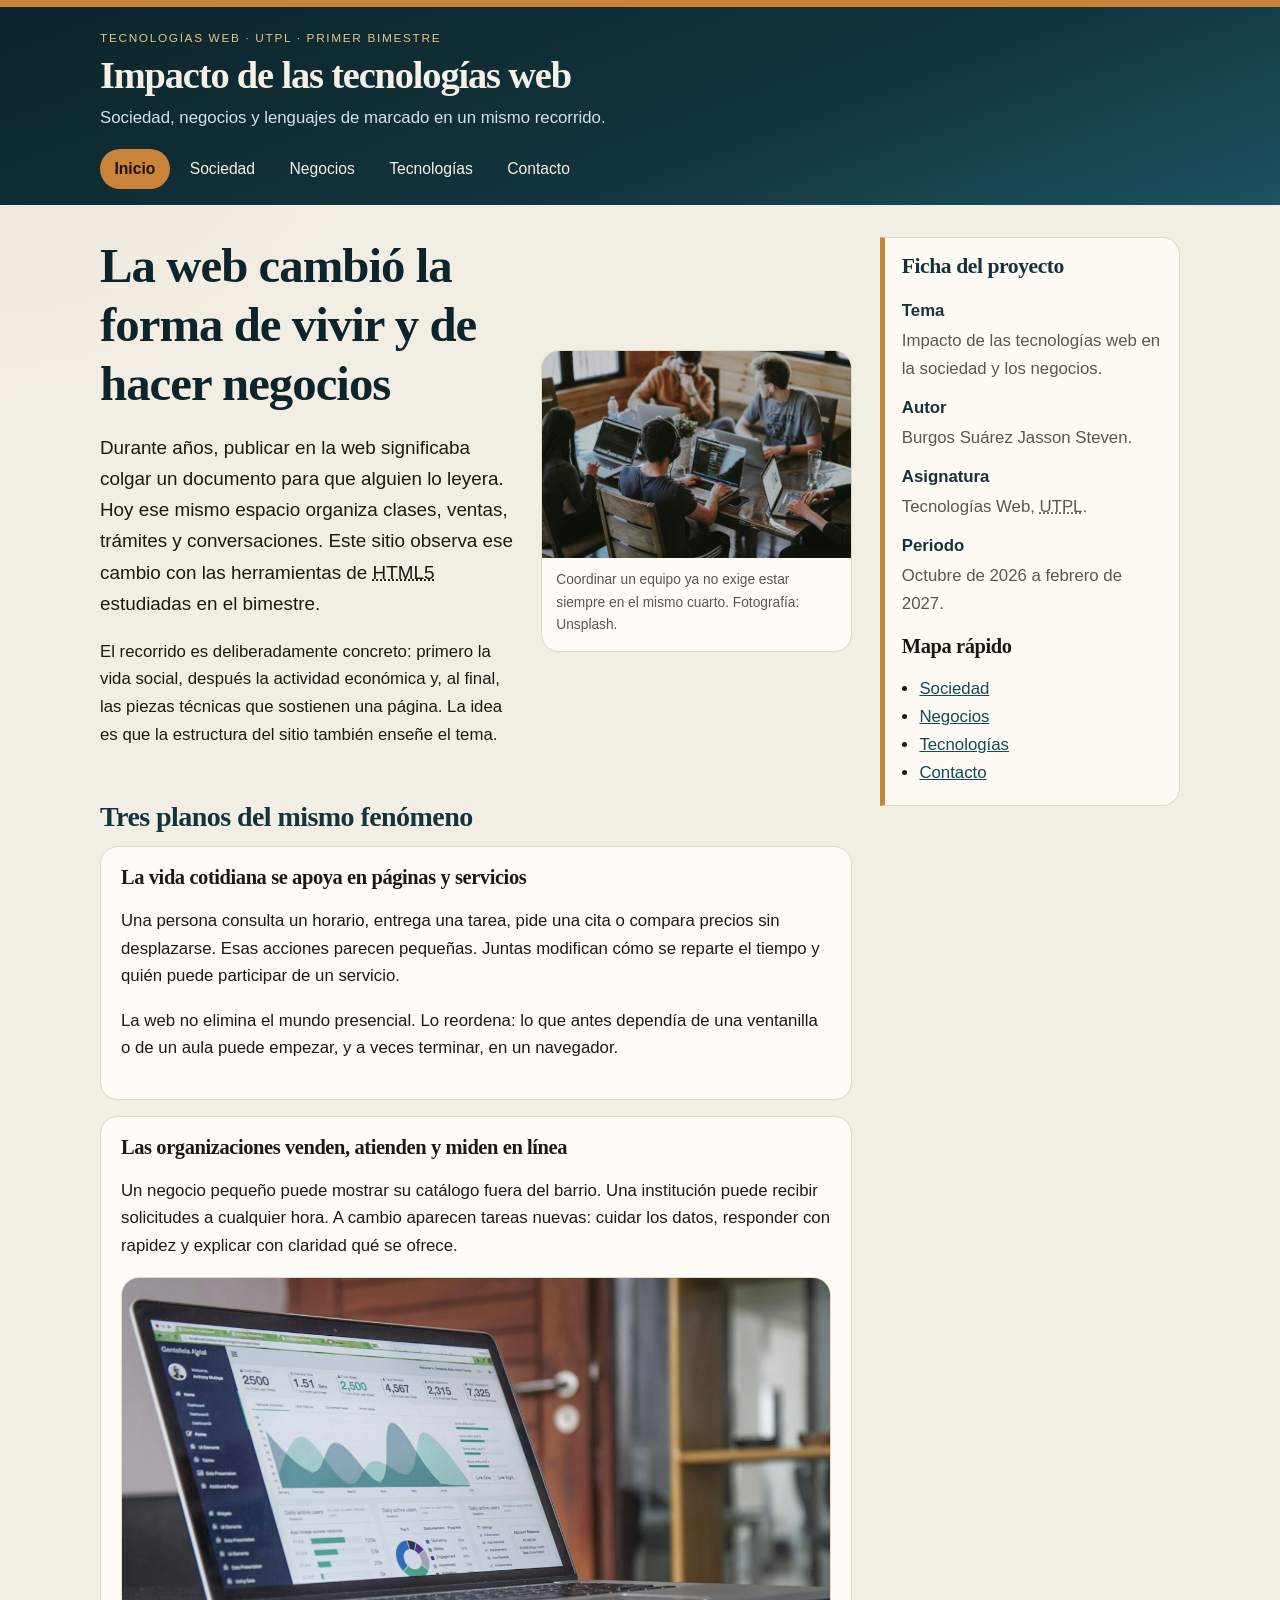
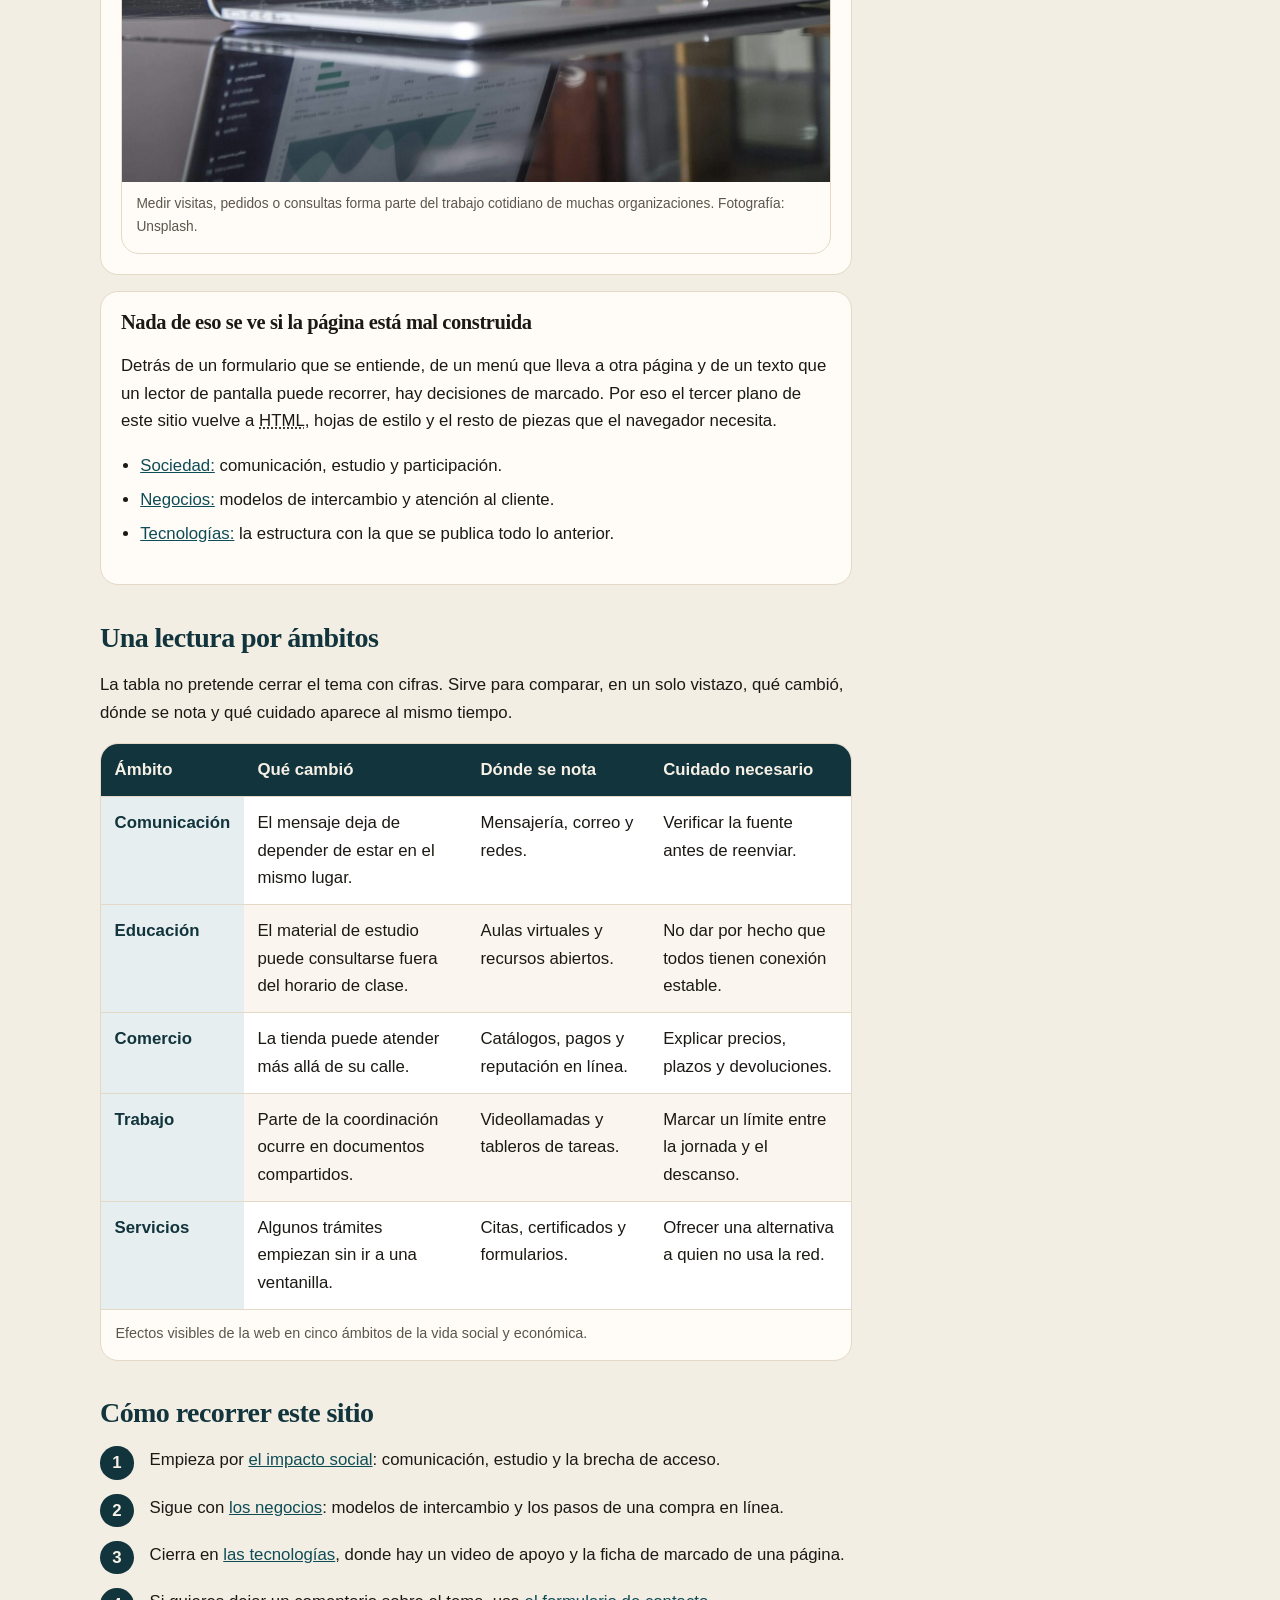
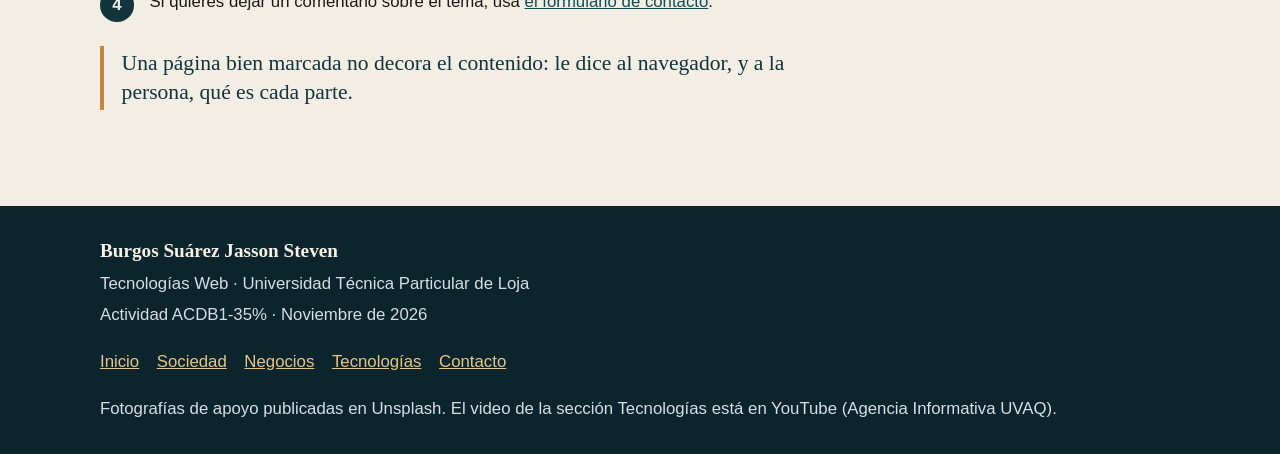
<file: index.html>
<!DOCTYPE html>
<html lang="es">
<head>
  <meta charset="utf-8">
  <meta name="viewport" content="width=device-width, initial-scale=1">
  <title>Inicio | Impacto de las Tecnologías Web en la Sociedad y los Negocios</title>
  <meta name="description" content="Sitio académico sobre el impacto de las tecnologías web en la vida social y en la actividad económica.">
  <meta name="author" content="Burgos Suárez Jasson Steven">
  <meta name="color-scheme" content="light">
  <link rel="icon" href="images/favicon.svg" type="image/svg+xml">
  <link rel="stylesheet" href="css/estilos.css">
</head>
<body>
  <a class="saltar" href="#contenido">Saltar al contenido</a>

  <!-- Encabezado común: identifica el sitio y contiene el menú de todas las páginas. -->
  <header class="cabecera">
    <div class="cabecera-interno">
      <p class="curso">Tecnologías Web · UTPL · Primer bimestre</p>
      <p class="titulo-sitio">Impacto de las tecnologías web</p>
      <p class="bajada">Sociedad, negocios y lenguajes de marcado en un mismo recorrido.</p>
      <nav aria-label="Principal">
        <ul class="menu">
          <li><a href="index.html" aria-current="page">Inicio</a></li>
          <li><a href="pages/sociedad.html">Sociedad</a></li>
          <li><a href="pages/negocios.html">Negocios</a></li>
          <li><a href="pages/tecnologias.html">Tecnologías</a></li>
          <li><a href="pages/contacto.html">Contacto</a></li>
        </ul>
      </nav>
    </div>
  </header>

  <div class="envoltorio">
    <main id="contenido">
      <section class="hero">
        <div>
          <h1>La web cambió la forma de vivir y de hacer negocios</h1>
          <p class="lead">Durante años, publicar en la web significaba colgar un documento para que alguien lo leyera. Hoy ese mismo espacio organiza clases, ventas, trámites y conversaciones. Este sitio observa ese cambio con las herramientas de <abbr title="HyperText Markup Language, versión 5">HTML5</abbr> estudiadas en el bimestre.</p>
          <p>El recorrido es deliberadamente concreto: primero la vida social, después la actividad económica y, al final, las piezas técnicas que sostienen una página. La idea es que la estructura del sitio también enseñe el tema.</p>
        </div>
        <figure>
          <img src="images/colaboracion.jpg" width="1400" height="934" alt="Equipo de trabajo reunido alrededor de una mesa con computadoras portátiles">
          <figcaption>Coordinar un equipo ya no exige estar siempre en el mismo cuarto. Fotografía: Unsplash.</figcaption>
        </figure>
      </section>

      <section>
        <h2>Tres planos del mismo fenómeno</h2>
        <article>
          <h3>La vida cotidiana se apoya en páginas y servicios</h3>
          <p>Una persona consulta un horario, entrega una tarea, pide una cita o compara precios sin desplazarse. Esas acciones parecen pequeñas. Juntas modifican cómo se reparte el tiempo y quién puede participar de un servicio.</p>
          <p>La web no elimina el mundo presencial. Lo reordena: lo que antes dependía de una ventanilla o de un aula puede empezar, y a veces terminar, en un navegador.</p>
        </article>
        <article>
          <h3>Las organizaciones venden, atienden y miden en línea</h3>
          <p>Un negocio pequeño puede mostrar su catálogo fuera del barrio. Una institución puede recibir solicitudes a cualquier hora. A cambio aparecen tareas nuevas: cuidar los datos, responder con rapidez y explicar con claridad qué se ofrece.</p>
          <figure class="marco">
            <img src="images/analisis-datos.jpg" width="1200" height="855" alt="Computadora portátil con gráficos de resultados sobre un escritorio de trabajo">
            <figcaption>Medir visitas, pedidos o consultas forma parte del trabajo cotidiano de muchas organizaciones. Fotografía: Unsplash.</figcaption>
          </figure>
        </article>
        <article>
          <h3>Nada de eso se ve si la página está mal construida</h3>
          <p>Detrás de un formulario que se entiende, de un menú que lleva a otra página y de un texto que un lector de pantalla puede recorrer, hay decisiones de marcado. Por eso el tercer plano de este sitio vuelve a <abbr title="HyperText Markup Language">HTML</abbr>, hojas de estilo y el resto de piezas que el navegador necesita.</p>
          <ul>
            <li><a href="pages/sociedad.html">Sociedad:</a> comunicación, estudio y participación.</li>
            <li><a href="pages/negocios.html">Negocios:</a> modelos de intercambio y atención al cliente.</li>
            <li><a href="pages/tecnologias.html">Tecnologías:</a> la estructura con la que se publica todo lo anterior.</li>
          </ul>
        </article>
      </section>

      <section>
        <h2>Una lectura por ámbitos</h2>
        <p>La tabla no pretende cerrar el tema con cifras. Sirve para comparar, en un solo vistazo, qué cambió, dónde se nota y qué cuidado aparece al mismo tiempo.</p>
        <div class="tabla-contenedor">
          <table>
            <caption>Efectos visibles de la web en cinco ámbitos de la vida social y económica.</caption>
            <thead>
              <tr>
                <th scope="col">Ámbito</th>
                <th scope="col">Qué cambió</th>
                <th scope="col">Dónde se nota</th>
                <th scope="col">Cuidado necesario</th>
              </tr>
            </thead>
            <tbody>
              <tr>
                <th scope="row">Comunicación</th>
                <td>El mensaje deja de depender de estar en el mismo lugar.</td>
                <td>Mensajería, correo y redes.</td>
                <td>Verificar la fuente antes de reenviar.</td>
              </tr>
              <tr>
                <th scope="row">Educación</th>
                <td>El material de estudio puede consultarse fuera del horario de clase.</td>
                <td>Aulas virtuales y recursos abiertos.</td>
                <td>No dar por hecho que todos tienen conexión estable.</td>
              </tr>
              <tr>
                <th scope="row">Comercio</th>
                <td>La tienda puede atender más allá de su calle.</td>
                <td>Catálogos, pagos y reputación en línea.</td>
                <td>Explicar precios, plazos y devoluciones.</td>
              </tr>
              <tr>
                <th scope="row">Trabajo</th>
                <td>Parte de la coordinación ocurre en documentos compartidos.</td>
                <td>Videollamadas y tableros de tareas.</td>
                <td>Marcar un límite entre la jornada y el descanso.</td>
              </tr>
              <tr>
                <th scope="row">Servicios</th>
                <td>Algunos trámites empiezan sin ir a una ventanilla.</td>
                <td>Citas, certificados y formularios.</td>
                <td>Ofrecer una alternativa a quien no usa la red.</td>
              </tr>
            </tbody>
          </table>
        </div>
      </section>

      <section>
        <h2>Cómo recorrer este sitio</h2>
        <ol class="pasos">
          <li>Empieza por <a href="pages/sociedad.html">el impacto social</a>: comunicación, estudio y la brecha de acceso.</li>
          <li>Sigue con <a href="pages/negocios.html">los negocios</a>: modelos de intercambio y los pasos de una compra en línea.</li>
          <li>Cierra en <a href="pages/tecnologias.html">las tecnologías</a>, donde hay un video de apoyo y la ficha de marcado de una página.</li>
          <li>Si quieres dejar un comentario sobre el tema, usa <a href="pages/contacto.html">el formulario de contacto</a>.</li>
        </ol>
        <blockquote class="cita">
          <p>Una página bien marcada no decora el contenido: le dice al navegador, y a la persona, qué es cada parte.</p>
        </blockquote>
      </section>
    </main>

    <!-- El aside acompaña la lectura con datos del proyecto; no sustituye al contenido principal. -->
    <aside class="complemento">
      <h2>Ficha del proyecto</h2>
      <dl>
        <dt>Tema</dt>
        <dd>Impacto de las tecnologías web en la sociedad y los negocios.</dd>
        <dt>Autor</dt>
        <dd>Burgos Suárez Jasson Steven.</dd>
        <dt>Asignatura</dt>
        <dd>Tecnologías Web, <abbr title="Universidad Técnica Particular de Loja">UTPL</abbr>.</dd>
        <dt>Periodo</dt>
        <dd><time datetime="2026-10">Octubre de 2026</time> a <time datetime="2027-02">febrero de 2027</time>.</dd>
      </dl>
      <h3>Mapa rápido</h3>
      <ul>
        <li><a href="pages/sociedad.html">Sociedad</a></li>
        <li><a href="pages/negocios.html">Negocios</a></li>
        <li><a href="pages/tecnologias.html">Tecnologías</a></li>
        <li><a href="pages/contacto.html">Contacto</a></li>
      </ul>
    </aside>
  </div>

  <footer class="pie">
    <div class="pie-interno">
      <div>
        <p><strong>Burgos Suárez Jasson Steven</strong></p>
        <p>Tecnologías Web · Universidad Técnica Particular de Loja</p>
        <p>Actividad ACDB1-35% · <time datetime="2026-11">Noviembre de 2026</time></p>
      </div>
      <nav aria-label="Pie de página">
        <ul class="menu-pie">
          <li><a href="index.html">Inicio</a></li>
          <li><a href="pages/sociedad.html">Sociedad</a></li>
          <li><a href="pages/negocios.html">Negocios</a></li>
          <li><a href="pages/tecnologias.html">Tecnologías</a></li>
          <li><a href="pages/contacto.html">Contacto</a></li>
        </ul>
      </nav>
      <p>Fotografías de apoyo publicadas en Unsplash. El video de la sección Tecnologías está en YouTube (Agencia Informativa UVAQ).</p>
    </div>
  </footer>
</body>
</html>
</file>
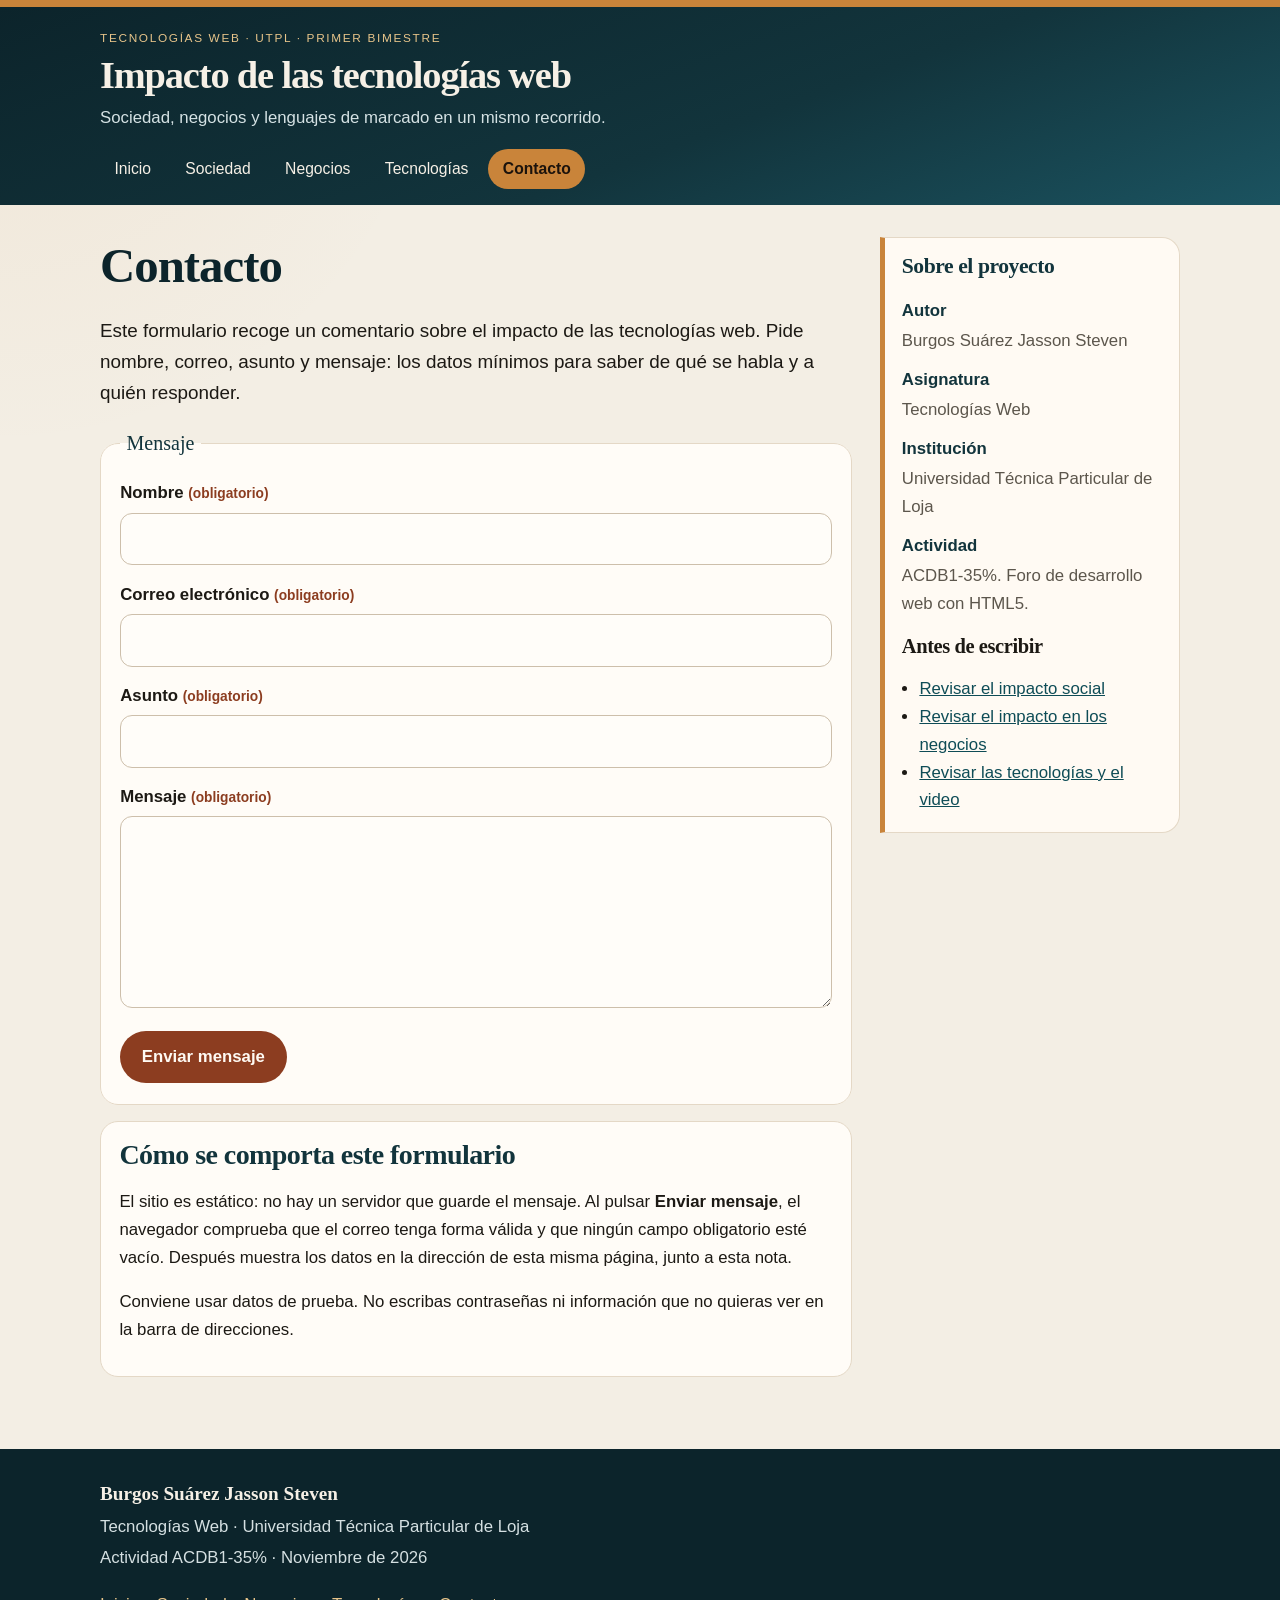
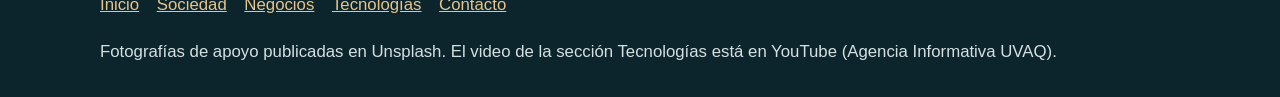
<file: pages/contacto.html>
<!DOCTYPE html>
<html lang="es">
<head>
  <meta charset="utf-8">
  <meta name="viewport" content="width=device-width, initial-scale=1">
  <title>Contacto | Impacto de las Tecnologías Web</title>
  <meta name="description" content="Formulario de contacto del sitio sobre el impacto de las tecnologías web.">
  <meta name="author" content="Burgos Suárez Jasson Steven">
  <meta name="color-scheme" content="light">
  <link rel="icon" href="../images/favicon.svg" type="image/svg+xml">
  <link rel="stylesheet" href="../css/estilos.css">
</head>
<body>
  <a class="saltar" href="#contenido">Saltar al contenido</a>

  <header class="cabecera">
    <div class="cabecera-interno">
      <p class="curso">Tecnologías Web · UTPL · Primer bimestre</p>
      <p class="titulo-sitio">Impacto de las tecnologías web</p>
      <p class="bajada">Sociedad, negocios y lenguajes de marcado en un mismo recorrido.</p>
      <nav aria-label="Principal">
        <ul class="menu">
          <li><a href="../index.html">Inicio</a></li>
          <li><a href="sociedad.html">Sociedad</a></li>
          <li><a href="negocios.html">Negocios</a></li>
          <li><a href="tecnologias.html">Tecnologías</a></li>
          <li><a href="contacto.html" aria-current="page">Contacto</a></li>
        </ul>
      </nav>
    </div>
  </header>

  <div class="envoltorio">
    <main id="contenido">
      <h1>Contacto</h1>
      <p class="lead">Este formulario recoge un comentario sobre el impacto de las tecnologías web. Pide nombre, correo, asunto y mensaje: los datos mínimos para saber de qué se habla y a quién responder.</p>

      <!-- Sitio estático: method get muestra los campos en la dirección y no envía los datos a un servidor. -->
      <form class="formulario" action="#confirmacion" method="get">
        <fieldset>
          <legend>Mensaje</legend>
          <div class="campo">
            <label for="nombre">Nombre <span class="obligatorio">(obligatorio)</span></label>
            <input id="nombre" name="nombre" type="text" autocomplete="name" maxlength="80" required>
          </div>
          <div class="campo">
            <label for="correo">Correo electrónico <span class="obligatorio">(obligatorio)</span></label>
            <input id="correo" name="correo" type="email" autocomplete="email" maxlength="120" required>
          </div>
          <div class="campo">
            <label for="asunto">Asunto <span class="obligatorio">(obligatorio)</span></label>
            <input id="asunto" name="asunto" type="text" maxlength="120" required>
          </div>
          <div class="campo">
            <label for="mensaje">Mensaje <span class="obligatorio">(obligatorio)</span></label>
            <textarea id="mensaje" name="mensaje" rows="6" maxlength="1000" required></textarea>
          </div>
          <button type="submit">Enviar mensaje</button>
        </fieldset>
      </form>

      <section class="aviso" id="confirmacion">
        <h2>Cómo se comporta este formulario</h2>
        <p>El sitio es estático: no hay un servidor que guarde el mensaje. Al pulsar <strong>Enviar mensaje</strong>, el navegador comprueba que el correo tenga forma válida y que ningún campo obligatorio esté vacío. Después muestra los datos en la dirección de esta misma página, junto a esta nota.</p>
        <p>Conviene usar datos de prueba. No escribas contraseñas ni información que no quieras ver en la barra de direcciones.</p>
      </section>
    </main>

    <aside class="complemento">
      <h2>Sobre el proyecto</h2>
      <dl>
        <dt>Autor</dt>
        <dd>Burgos Suárez Jasson Steven</dd>
        <dt>Asignatura</dt>
        <dd>Tecnologías Web</dd>
        <dt>Institución</dt>
        <dd>Universidad Técnica Particular de Loja</dd>
        <dt>Actividad</dt>
        <dd>ACDB1-35%. Foro de desarrollo web con HTML5.</dd>
      </dl>
      <h3>Antes de escribir</h3>
      <ul>
        <li><a href="sociedad.html">Revisar el impacto social</a></li>
        <li><a href="negocios.html">Revisar el impacto en los negocios</a></li>
        <li><a href="tecnologias.html">Revisar las tecnologías y el video</a></li>
      </ul>
    </aside>
  </div>

  <footer class="pie">
    <div class="pie-interno">
      <div>
        <p><strong>Burgos Suárez Jasson Steven</strong></p>
        <p>Tecnologías Web · Universidad Técnica Particular de Loja</p>
        <p>Actividad ACDB1-35% · <time datetime="2026-11">Noviembre de 2026</time></p>
      </div>
      <nav aria-label="Pie de página">
        <ul class="menu-pie">
          <li><a href="../index.html">Inicio</a></li>
          <li><a href="sociedad.html">Sociedad</a></li>
          <li><a href="negocios.html">Negocios</a></li>
          <li><a href="tecnologias.html">Tecnologías</a></li>
          <li><a href="contacto.html">Contacto</a></li>
        </ul>
      </nav>
      <p>Fotografías de apoyo publicadas en Unsplash. El video de la sección Tecnologías está en YouTube (Agencia Informativa UVAQ).</p>
    </div>
  </footer>
</body>
</html>
</file>
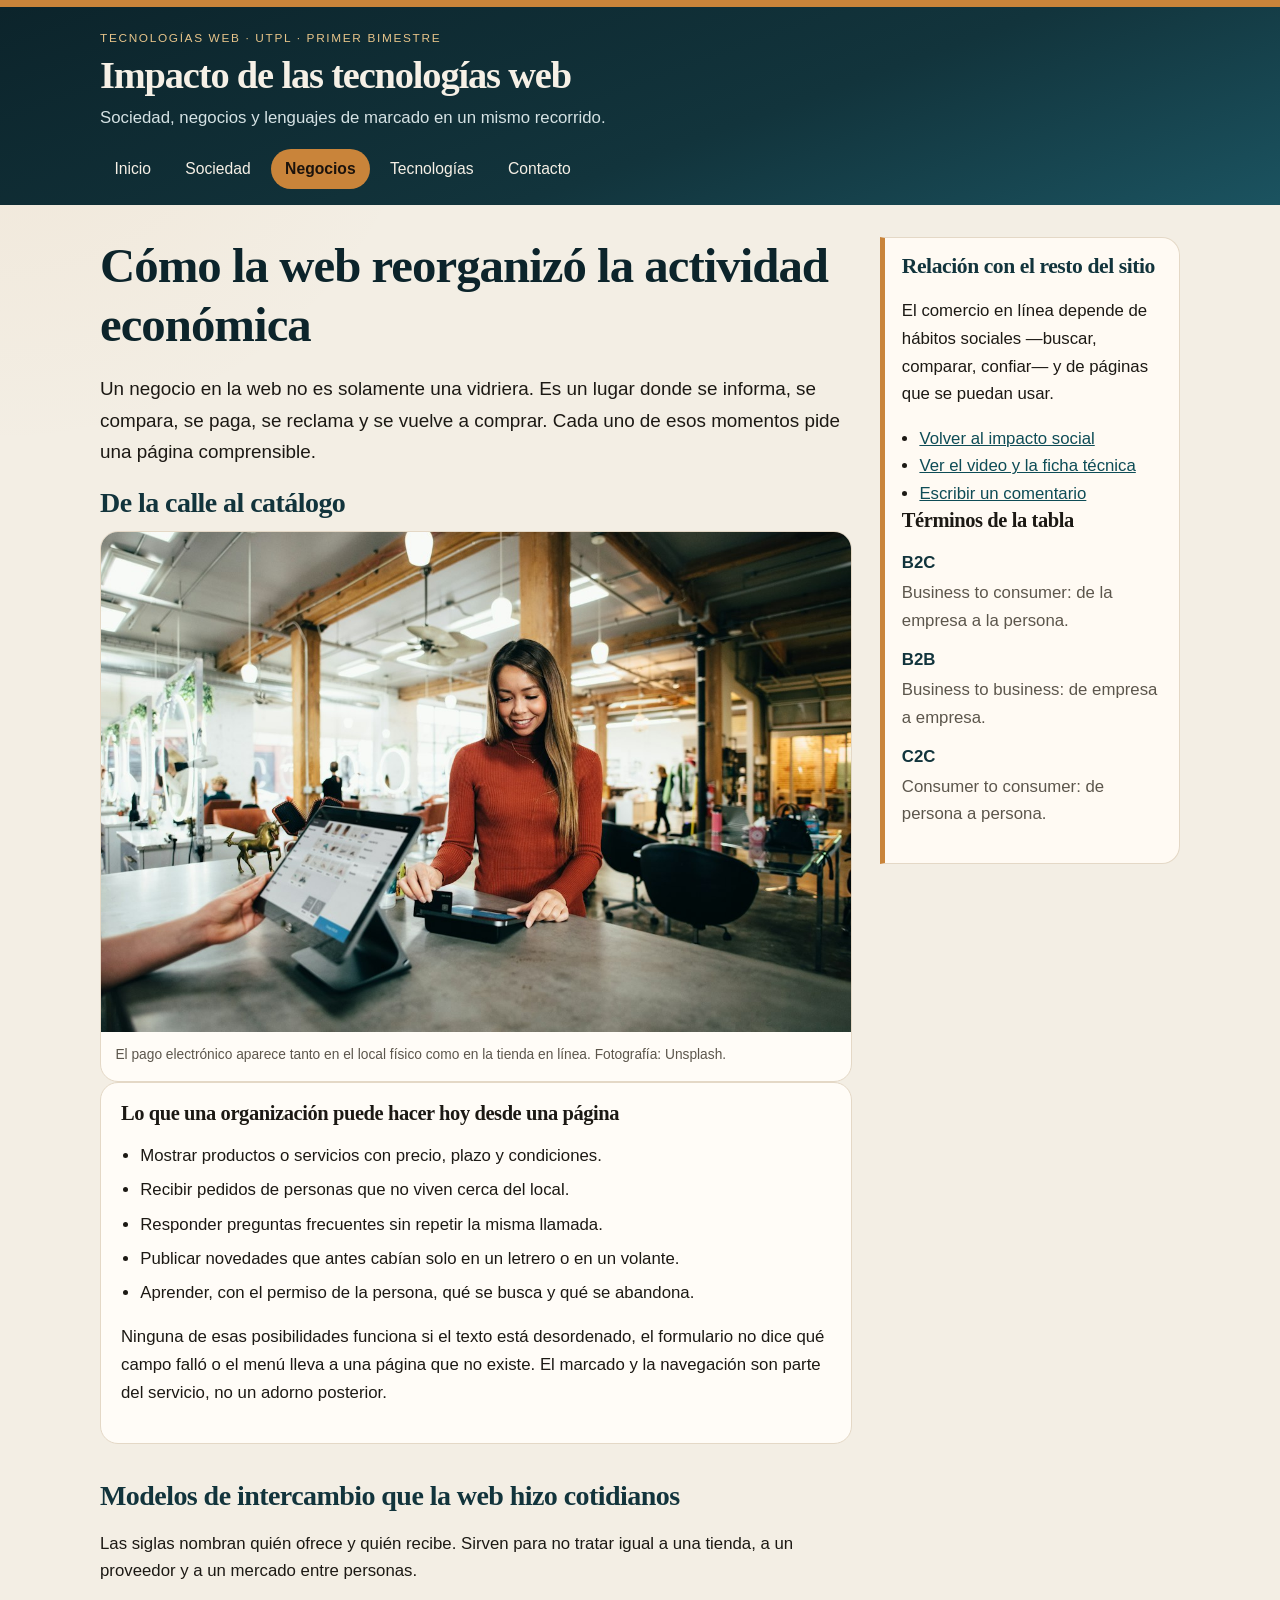
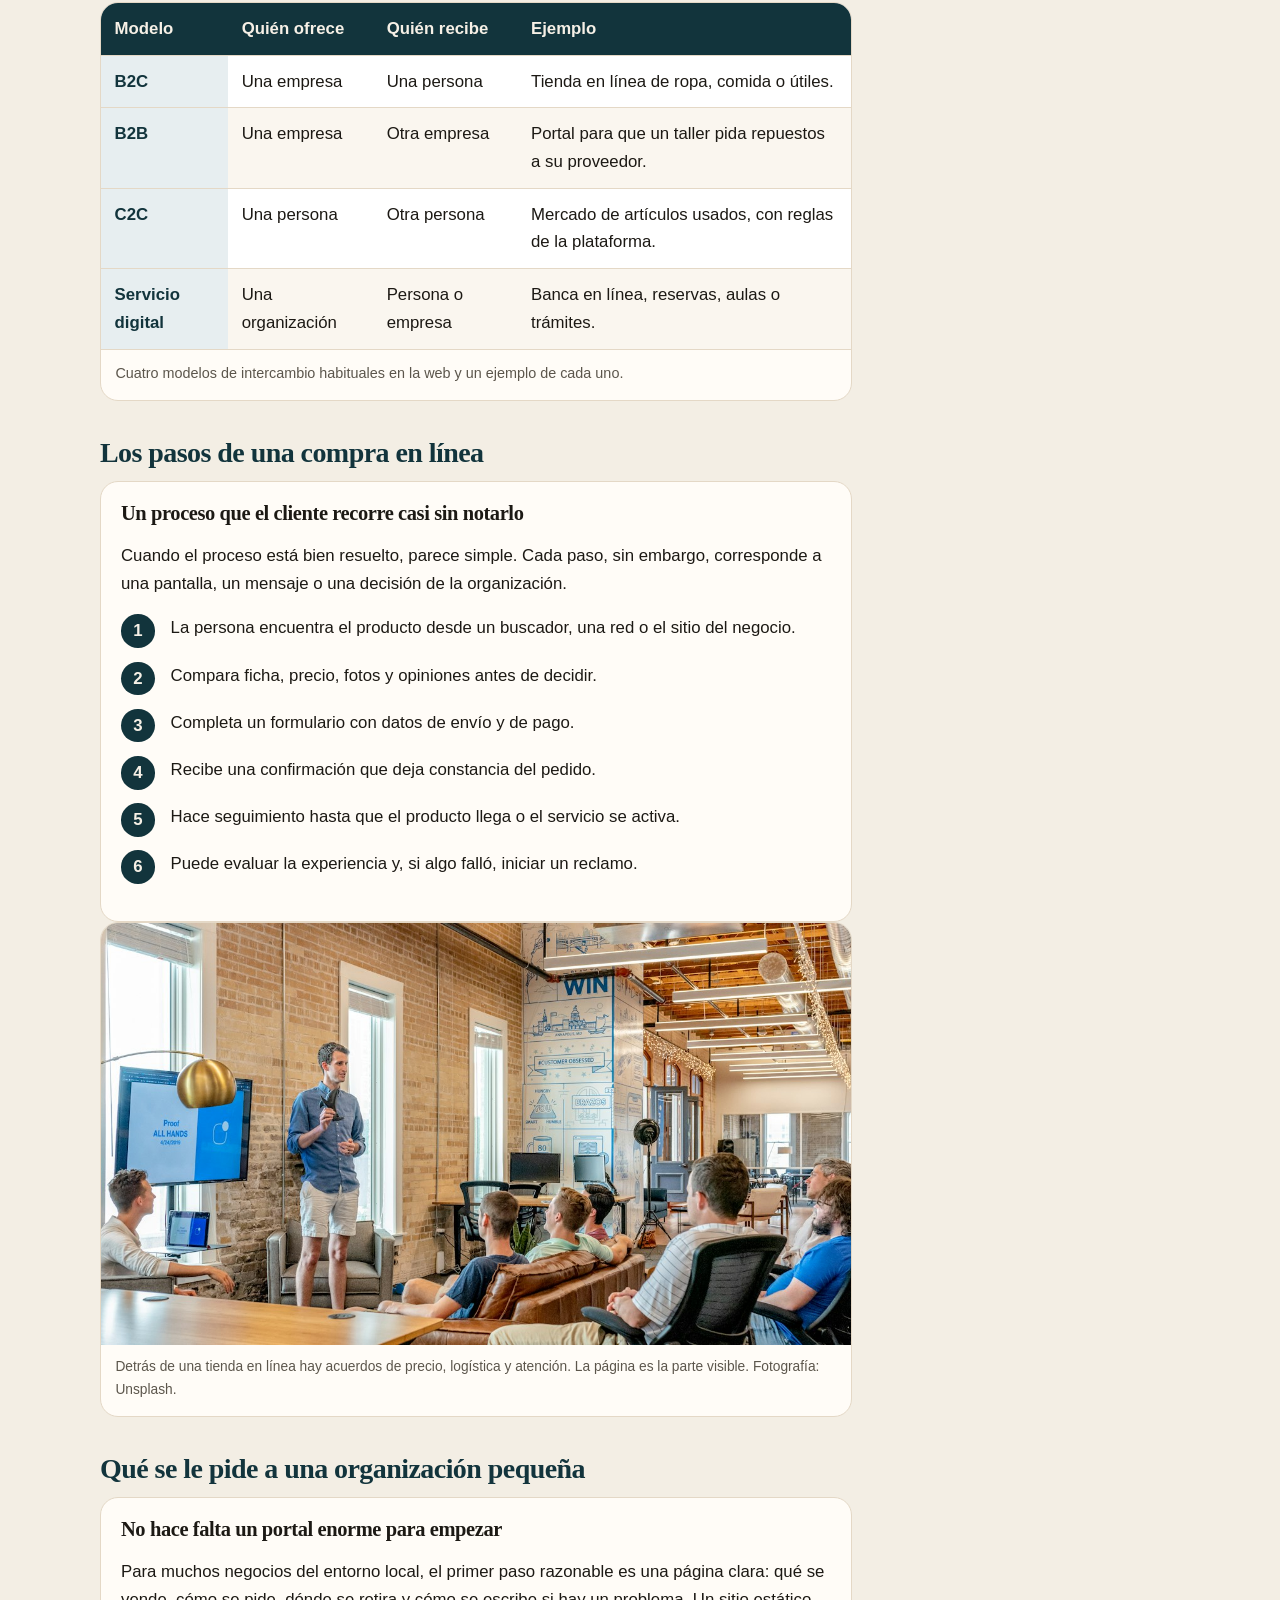
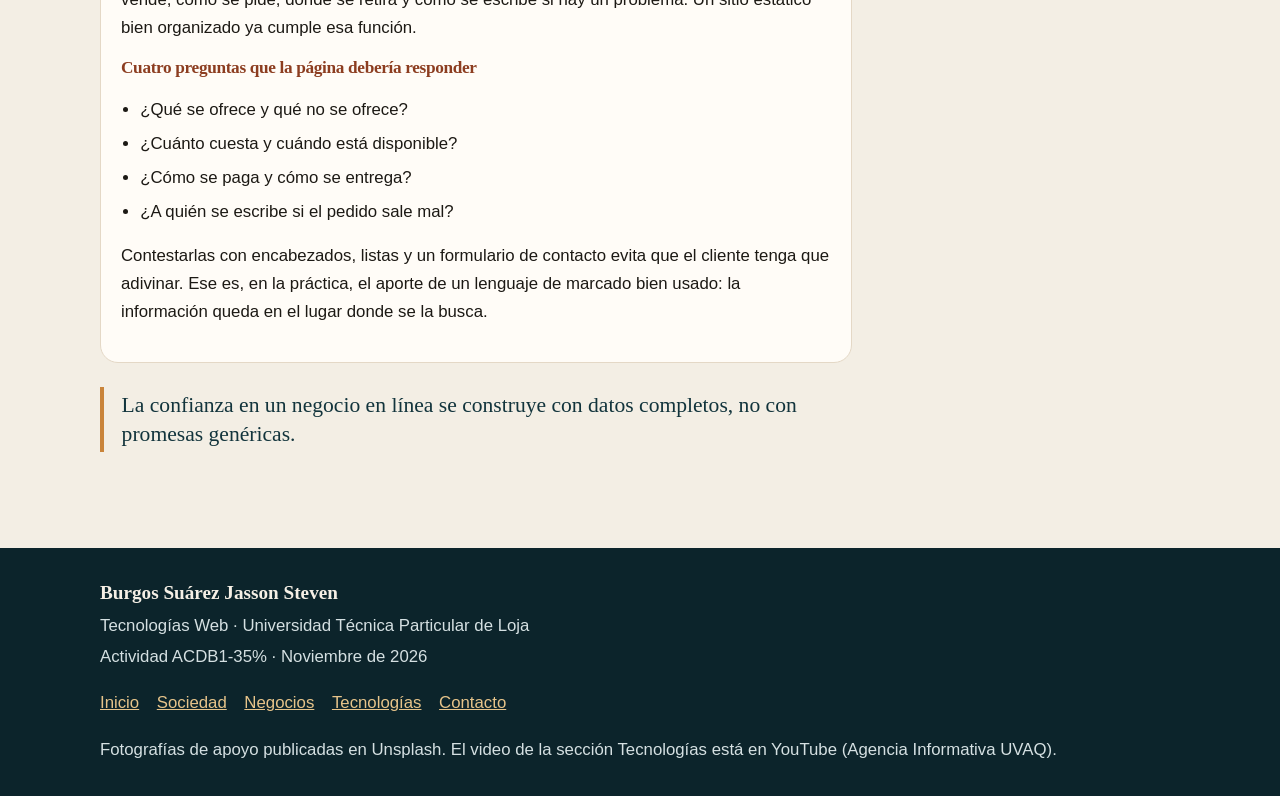
<file: pages/negocios.html>
<!DOCTYPE html>
<html lang="es">
<head>
  <meta charset="utf-8">
  <meta name="viewport" content="width=device-width, initial-scale=1">
  <title>Negocios | Impacto de las Tecnologías Web</title>
  <meta name="description" content="Modelos de negocio, compras en línea y cambios en la atención al cliente provocados por la web.">
  <meta name="author" content="Burgos Suárez Jasson Steven">
  <meta name="color-scheme" content="light">
  <link rel="icon" href="../images/favicon.svg" type="image/svg+xml">
  <link rel="stylesheet" href="../css/estilos.css">
</head>
<body>
  <a class="saltar" href="#contenido">Saltar al contenido</a>

  <header class="cabecera">
    <div class="cabecera-interno">
      <p class="curso">Tecnologías Web · UTPL · Primer bimestre</p>
      <p class="titulo-sitio">Impacto de las tecnologías web</p>
      <p class="bajada">Sociedad, negocios y lenguajes de marcado en un mismo recorrido.</p>
      <nav aria-label="Principal">
        <ul class="menu">
          <li><a href="../index.html">Inicio</a></li>
          <li><a href="sociedad.html">Sociedad</a></li>
          <li><a href="negocios.html" aria-current="page">Negocios</a></li>
          <li><a href="tecnologias.html">Tecnologías</a></li>
          <li><a href="contacto.html">Contacto</a></li>
        </ul>
      </nav>
    </div>
  </header>

  <div class="envoltorio">
    <main id="contenido">
      <h1>Cómo la web reorganizó la actividad económica</h1>
      <p class="lead">Un negocio en la web no es solamente una vidriera. Es un lugar donde se informa, se compara, se paga, se reclama y se vuelve a comprar. Cada uno de esos momentos pide una página comprensible.</p>

      <section>
        <h2>De la calle al catálogo</h2>
        <figure class="marco">
          <img src="../images/comercio.jpg" width="1200" height="800" alt="Persona pagando en un mostrador con un lector de tarjetas">
          <figcaption>El pago electrónico aparece tanto en el local físico como en la tienda en línea. Fotografía: Unsplash.</figcaption>
        </figure>
        <article>
          <h3>Lo que una organización puede hacer hoy desde una página</h3>
          <ul>
            <li>Mostrar productos o servicios con precio, plazo y condiciones.</li>
            <li>Recibir pedidos de personas que no viven cerca del local.</li>
            <li>Responder preguntas frecuentes sin repetir la misma llamada.</li>
            <li>Publicar novedades que antes cabían solo en un letrero o en un volante.</li>
            <li>Aprender, con el permiso de la persona, qué se busca y qué se abandona.</li>
          </ul>
          <p>Ninguna de esas posibilidades funciona si el texto está desordenado, el formulario no dice qué campo falló o el menú lleva a una página que no existe. El marcado y la navegación son parte del servicio, no un adorno posterior.</p>
        </article>
      </section>

      <section>
        <h2>Modelos de intercambio que la web hizo cotidianos</h2>
        <p>Las siglas nombran quién ofrece y quién recibe. Sirven para no tratar igual a una tienda, a un proveedor y a un mercado entre personas.</p>
        <div class="tabla-contenedor">
          <table>
            <caption>Cuatro modelos de intercambio habituales en la web y un ejemplo de cada uno.</caption>
            <thead>
              <tr>
                <th scope="col">Modelo</th>
                <th scope="col">Quién ofrece</th>
                <th scope="col">Quién recibe</th>
                <th scope="col">Ejemplo</th>
              </tr>
            </thead>
            <tbody>
              <tr>
                <th scope="row">B2C</th>
                <td>Una empresa</td>
                <td>Una persona</td>
                <td>Tienda en línea de ropa, comida o útiles.</td>
              </tr>
              <tr>
                <th scope="row">B2B</th>
                <td>Una empresa</td>
                <td>Otra empresa</td>
                <td>Portal para que un taller pida repuestos a su proveedor.</td>
              </tr>
              <tr>
                <th scope="row">C2C</th>
                <td>Una persona</td>
                <td>Otra persona</td>
                <td>Mercado de artículos usados, con reglas de la plataforma.</td>
              </tr>
              <tr>
                <th scope="row">Servicio digital</th>
                <td>Una organización</td>
                <td>Persona o empresa</td>
                <td>Banca en línea, reservas, aulas o trámites.</td>
              </tr>
            </tbody>
          </table>
        </div>
      </section>

      <section>
        <h2>Los pasos de una compra en línea</h2>
        <article>
          <h3>Un proceso que el cliente recorre casi sin notarlo</h3>
          <p>Cuando el proceso está bien resuelto, parece simple. Cada paso, sin embargo, corresponde a una pantalla, un mensaje o una decisión de la organización.</p>
          <ol class="pasos">
            <li>La persona encuentra el producto desde un buscador, una red o el sitio del negocio.</li>
            <li>Compara ficha, precio, fotos y opiniones antes de decidir.</li>
            <li>Completa un formulario con datos de envío y de pago.</li>
            <li>Recibe una confirmación que deja constancia del pedido.</li>
            <li>Hace seguimiento hasta que el producto llega o el servicio se activa.</li>
            <li>Puede evaluar la experiencia y, si algo falló, iniciar un reclamo.</li>
          </ol>
        </article>
        <figure class="marco">
          <img src="../images/reunion-negocios.jpg" width="1200" height="675" alt="Reunión de trabajo en una oficina, con varias personas alrededor de una mesa">
          <figcaption>Detrás de una tienda en línea hay acuerdos de precio, logística y atención. La página es la parte visible. Fotografía: Unsplash.</figcaption>
        </figure>
      </section>

      <section>
        <h2>Qué se le pide a una organización pequeña</h2>
        <article>
          <h3>No hace falta un portal enorme para empezar</h3>
          <p>Para muchos negocios del entorno local, el primer paso razonable es una página clara: qué se vende, cómo se pide, dónde se retira y cómo se escribe si hay un problema. Un sitio estático bien organizado ya cumple esa función.</p>
          <h4>Cuatro preguntas que la página debería responder</h4>
          <ul>
            <li>¿Qué se ofrece y qué no se ofrece?</li>
            <li>¿Cuánto cuesta y cuándo está disponible?</li>
            <li>¿Cómo se paga y cómo se entrega?</li>
            <li>¿A quién se escribe si el pedido sale mal?</li>
          </ul>
          <p>Contestarlas con encabezados, listas y un formulario de contacto evita que el cliente tenga que adivinar. Ese es, en la práctica, el aporte de un lenguaje de marcado bien usado: la información queda en el lugar donde se la busca.</p>
        </article>
        <blockquote class="cita">
          <p>La confianza en un negocio en línea se construye con datos completos, no con promesas genéricas.</p>
        </blockquote>
      </section>
    </main>

    <aside class="complemento">
      <h2>Relación con el resto del sitio</h2>
      <p>El comercio en línea depende de hábitos sociales —buscar, comparar, confiar— y de páginas que se puedan usar.</p>
      <ul>
        <li><a href="sociedad.html">Volver al impacto social</a></li>
        <li><a href="tecnologias.html">Ver el video y la ficha técnica</a></li>
        <li><a href="contacto.html">Escribir un comentario</a></li>
      </ul>
      <h3>Términos de la tabla</h3>
      <dl>
        <dt>B2C</dt>
        <dd>Business to consumer: de la empresa a la persona.</dd>
        <dt>B2B</dt>
        <dd>Business to business: de empresa a empresa.</dd>
        <dt>C2C</dt>
        <dd>Consumer to consumer: de persona a persona.</dd>
      </dl>
    </aside>
  </div>

  <footer class="pie">
    <div class="pie-interno">
      <div>
        <p><strong>Burgos Suárez Jasson Steven</strong></p>
        <p>Tecnologías Web · Universidad Técnica Particular de Loja</p>
        <p>Actividad ACDB1-35% · <time datetime="2026-11">Noviembre de 2026</time></p>
      </div>
      <nav aria-label="Pie de página">
        <ul class="menu-pie">
          <li><a href="../index.html">Inicio</a></li>
          <li><a href="sociedad.html">Sociedad</a></li>
          <li><a href="negocios.html">Negocios</a></li>
          <li><a href="tecnologias.html">Tecnologías</a></li>
          <li><a href="contacto.html">Contacto</a></li>
        </ul>
      </nav>
      <p>Fotografías de apoyo publicadas en Unsplash. El video de la sección Tecnologías está en YouTube (Agencia Informativa UVAQ).</p>
    </div>
  </footer>
</body>
</html>
</file>
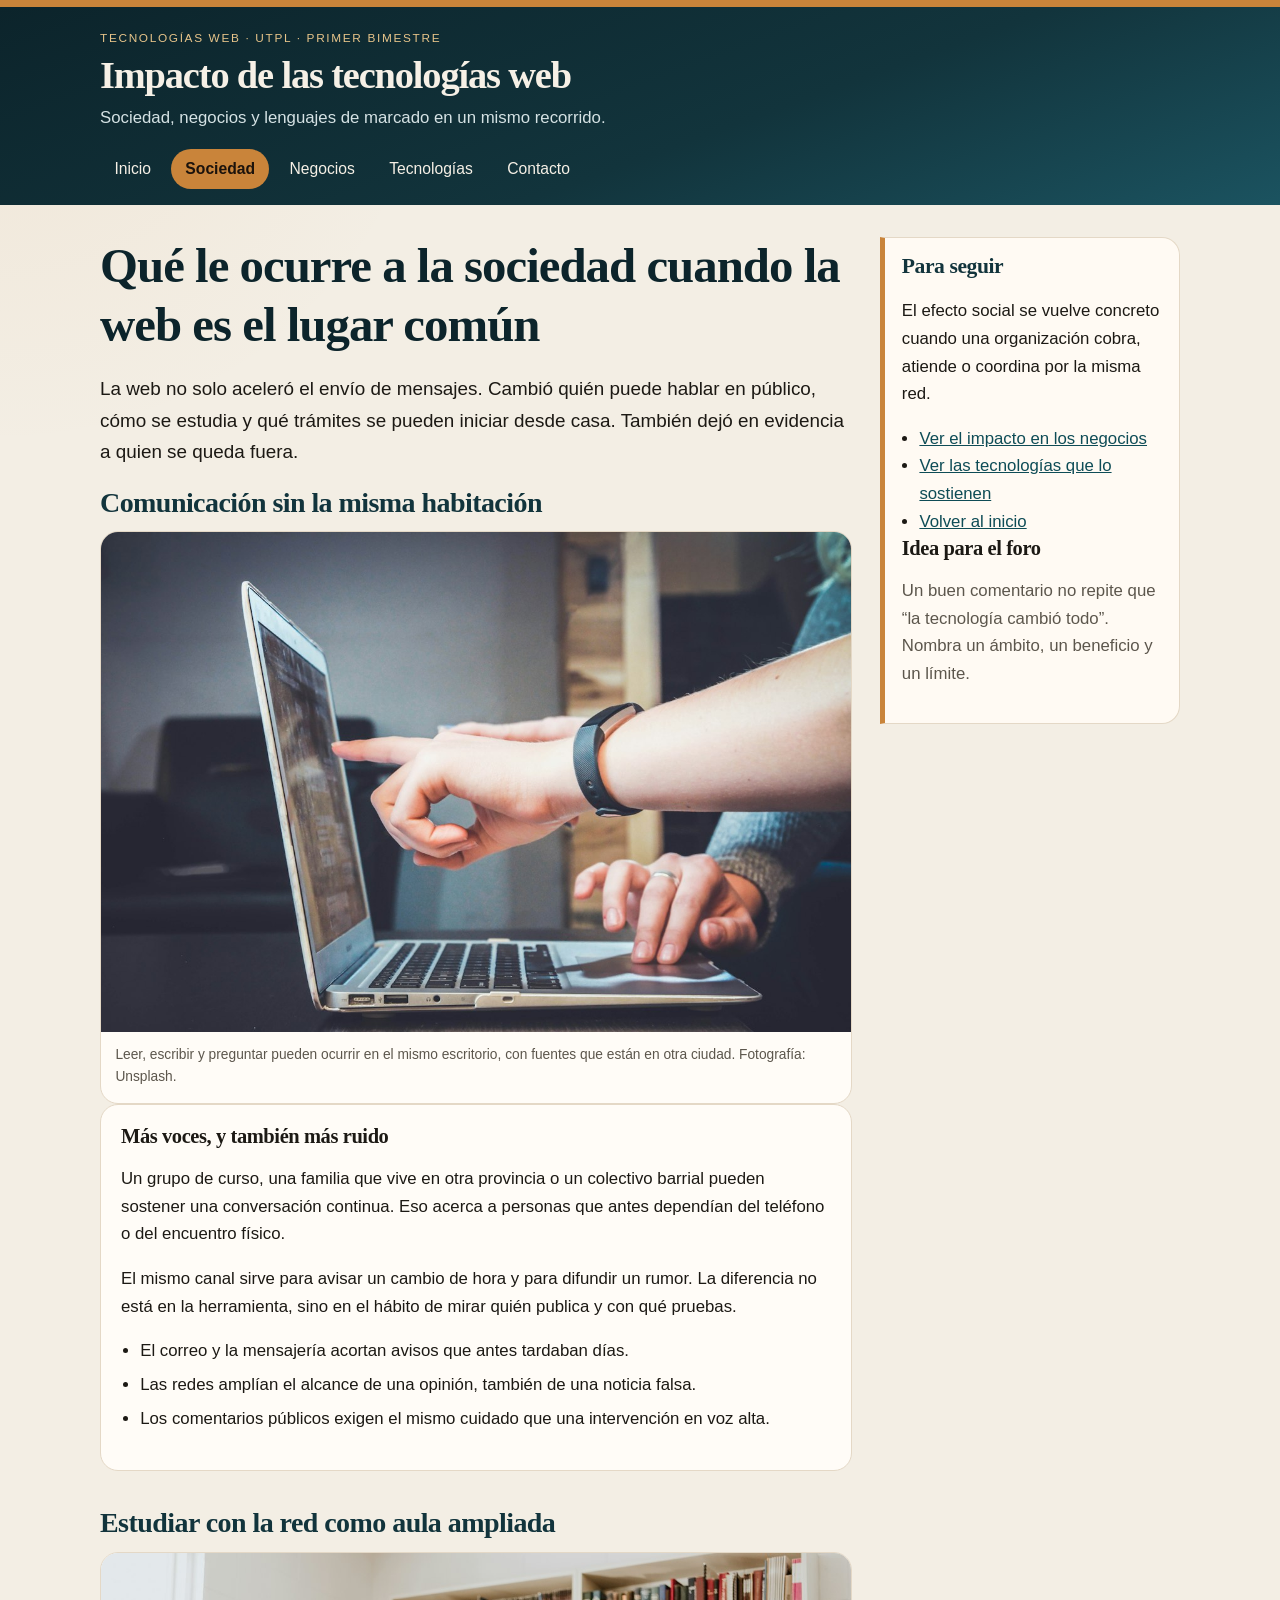
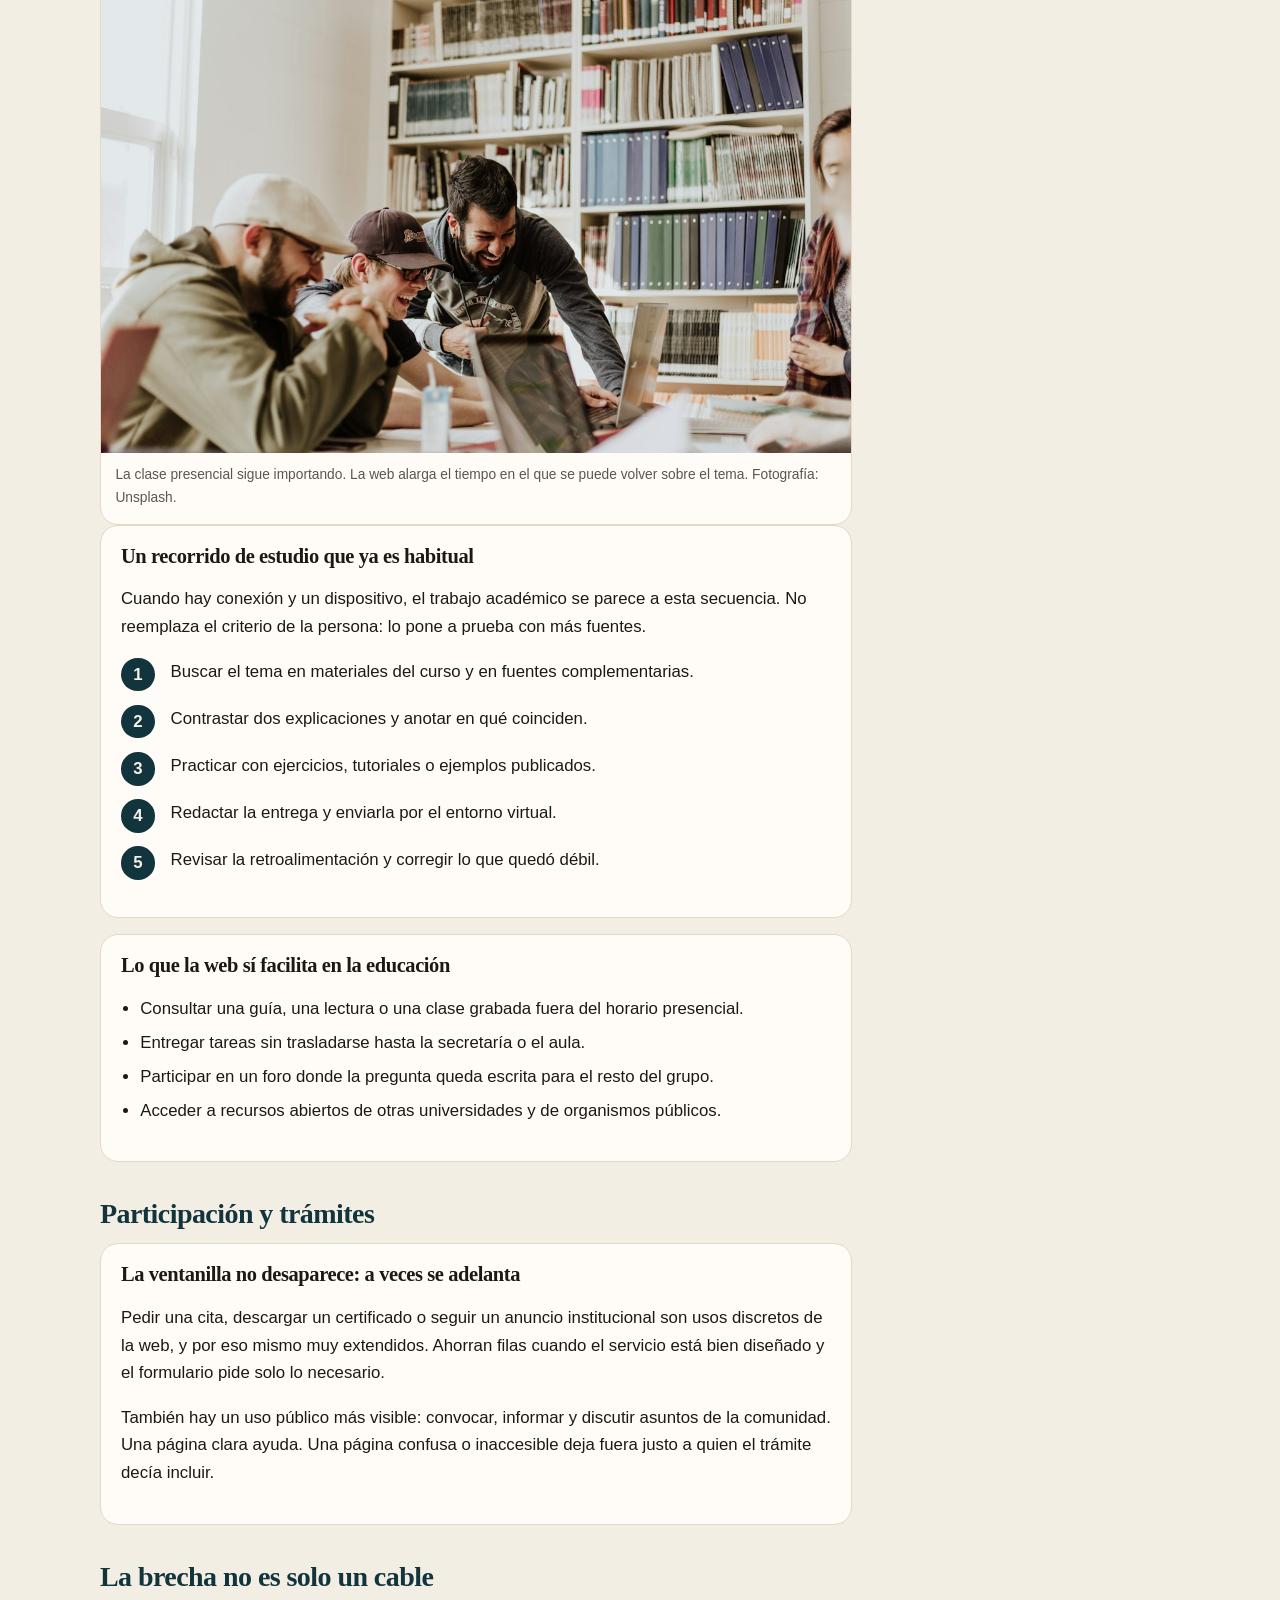
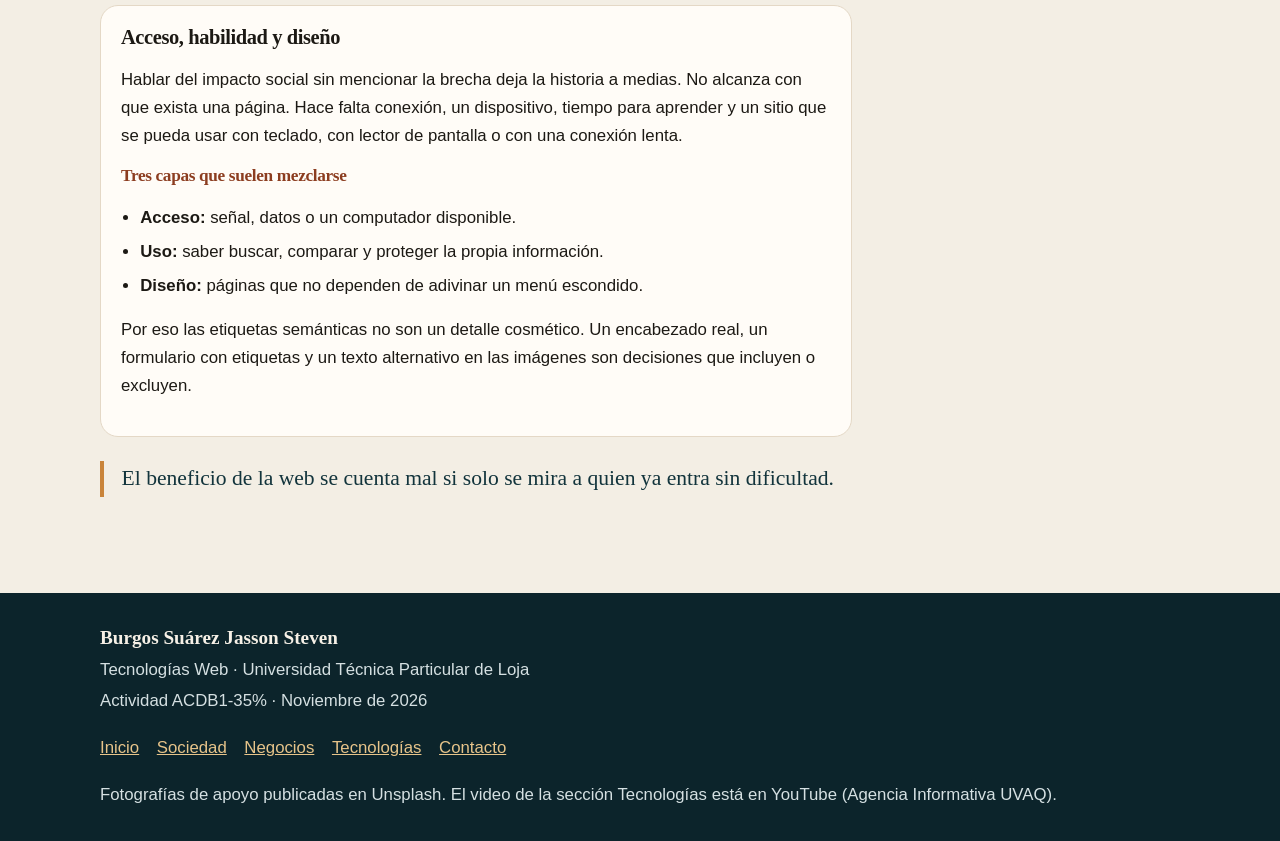
<file: pages/sociedad.html>
<!DOCTYPE html>
<html lang="es">
<head>
  <meta charset="utf-8">
  <meta name="viewport" content="width=device-width, initial-scale=1">
  <title>Sociedad | Impacto de las Tecnologías Web</title>
  <meta name="description" content="Comunicación, educación, participación y brecha digital como efectos sociales de la web.">
  <meta name="author" content="Burgos Suárez Jasson Steven">
  <meta name="color-scheme" content="light">
  <link rel="icon" href="../images/favicon.svg" type="image/svg+xml">
  <link rel="stylesheet" href="../css/estilos.css">
</head>
<body>
  <a class="saltar" href="#contenido">Saltar al contenido</a>

  <header class="cabecera">
    <div class="cabecera-interno">
      <p class="curso">Tecnologías Web · UTPL · Primer bimestre</p>
      <p class="titulo-sitio">Impacto de las tecnologías web</p>
      <p class="bajada">Sociedad, negocios y lenguajes de marcado en un mismo recorrido.</p>
      <nav aria-label="Principal">
        <ul class="menu">
          <li><a href="../index.html">Inicio</a></li>
          <li><a href="sociedad.html" aria-current="page">Sociedad</a></li>
          <li><a href="negocios.html">Negocios</a></li>
          <li><a href="tecnologias.html">Tecnologías</a></li>
          <li><a href="contacto.html">Contacto</a></li>
        </ul>
      </nav>
    </div>
  </header>

  <div class="envoltorio">
    <main id="contenido">
      <h1>Qué le ocurre a la sociedad cuando la web es el lugar común</h1>
      <p class="lead">La web no solo aceleró el envío de mensajes. Cambió quién puede hablar en público, cómo se estudia y qué trámites se pueden iniciar desde casa. También dejó en evidencia a quien se queda fuera.</p>

      <section>
        <h2>Comunicación sin la misma habitación</h2>
        <figure class="marco">
          <img src="../images/aprendizaje.jpg" width="1200" height="800" alt="Persona estudiando con una computadora portátil y un cuaderno">
          <figcaption>Leer, escribir y preguntar pueden ocurrir en el mismo escritorio, con fuentes que están en otra ciudad. Fotografía: Unsplash.</figcaption>
        </figure>
        <article>
          <h3>Más voces, y también más ruido</h3>
          <p>Un grupo de curso, una familia que vive en otra provincia o un colectivo barrial pueden sostener una conversación continua. Eso acerca a personas que antes dependían del teléfono o del encuentro físico.</p>
          <p>El mismo canal sirve para avisar un cambio de hora y para difundir un rumor. La diferencia no está en la herramienta, sino en el hábito de mirar quién publica y con qué pruebas.</p>
          <ul>
            <li>El correo y la mensajería acortan avisos que antes tardaban días.</li>
            <li>Las redes amplían el alcance de una opinión, también de una noticia falsa.</li>
            <li>Los comentarios públicos exigen el mismo cuidado que una intervención en voz alta.</li>
          </ul>
        </article>
      </section>

      <section>
        <h2>Estudiar con la red como aula ampliada</h2>
        <figure class="marco">
          <img src="../images/educacion.jpg" width="1200" height="800" alt="Grupo de estudiantes reunidos con cuadernos en un espacio abierto">
          <figcaption>La clase presencial sigue importando. La web alarga el tiempo en el que se puede volver sobre el tema. Fotografía: Unsplash.</figcaption>
        </figure>
        <article>
          <h3>Un recorrido de estudio que ya es habitual</h3>
          <p>Cuando hay conexión y un dispositivo, el trabajo académico se parece a esta secuencia. No reemplaza el criterio de la persona: lo pone a prueba con más fuentes.</p>
          <ol class="pasos">
            <li>Buscar el tema en materiales del curso y en fuentes complementarias.</li>
            <li>Contrastar dos explicaciones y anotar en qué coinciden.</li>
            <li>Practicar con ejercicios, tutoriales o ejemplos publicados.</li>
            <li>Redactar la entrega y enviarla por el entorno virtual.</li>
            <li>Revisar la retroalimentación y corregir lo que quedó débil.</li>
          </ol>
        </article>
        <article>
          <h3>Lo que la web sí facilita en la educación</h3>
          <ul>
            <li>Consultar una guía, una lectura o una clase grabada fuera del horario presencial.</li>
            <li>Entregar tareas sin trasladarse hasta la secretaría o el aula.</li>
            <li>Participar en un foro donde la pregunta queda escrita para el resto del grupo.</li>
            <li>Acceder a recursos abiertos de otras universidades y de organismos públicos.</li>
          </ul>
        </article>
      </section>

      <section>
        <h2>Participación y trámites</h2>
        <article>
          <h3>La ventanilla no desaparece: a veces se adelanta</h3>
          <p>Pedir una cita, descargar un certificado o seguir un anuncio institucional son usos discretos de la web, y por eso mismo muy extendidos. Ahorran filas cuando el servicio está bien diseñado y el formulario pide solo lo necesario.</p>
          <p>También hay un uso público más visible: convocar, informar y discutir asuntos de la comunidad. Una página clara ayuda. Una página confusa o inaccesible deja fuera justo a quien el trámite decía incluir.</p>
        </article>
      </section>

      <section>
        <h2>La brecha no es solo un cable</h2>
        <article>
          <h3>Acceso, habilidad y diseño</h3>
          <p>Hablar del impacto social sin mencionar la brecha deja la historia a medias. No alcanza con que exista una página. Hace falta conexión, un dispositivo, tiempo para aprender y un sitio que se pueda usar con teclado, con lector de pantalla o con una conexión lenta.</p>
          <h4>Tres capas que suelen mezclarse</h4>
          <ul>
            <li><strong>Acceso:</strong> señal, datos o un computador disponible.</li>
            <li><strong>Uso:</strong> saber buscar, comparar y proteger la propia información.</li>
            <li><strong>Diseño:</strong> páginas que no dependen de adivinar un menú escondido.</li>
          </ul>
          <p>Por eso las etiquetas semánticas no son un detalle cosmético. Un encabezado real, un formulario con etiquetas y un texto alternativo en las imágenes son decisiones que incluyen o excluyen.</p>
        </article>
        <blockquote class="cita">
          <p>El beneficio de la web se cuenta mal si solo se mira a quien ya entra sin dificultad.</p>
        </blockquote>
      </section>
    </main>

    <aside class="complemento">
      <h2>Para seguir</h2>
      <p>El efecto social se vuelve concreto cuando una organización cobra, atiende o coordina por la misma red.</p>
      <ul>
        <li><a href="negocios.html">Ver el impacto en los negocios</a></li>
        <li><a href="tecnologias.html">Ver las tecnologías que lo sostienen</a></li>
        <li><a href="../index.html">Volver al inicio</a></li>
      </ul>
      <h3>Idea para el foro</h3>
      <p class="nota">Un buen comentario no repite que “la tecnología cambió todo”. Nombra un ámbito, un beneficio y un límite.</p>
    </aside>
  </div>

  <footer class="pie">
    <div class="pie-interno">
      <div>
        <p><strong>Burgos Suárez Jasson Steven</strong></p>
        <p>Tecnologías Web · Universidad Técnica Particular de Loja</p>
        <p>Actividad ACDB1-35% · <time datetime="2026-11">Noviembre de 2026</time></p>
      </div>
      <nav aria-label="Pie de página">
        <ul class="menu-pie">
          <li><a href="../index.html">Inicio</a></li>
          <li><a href="sociedad.html">Sociedad</a></li>
          <li><a href="negocios.html">Negocios</a></li>
          <li><a href="tecnologias.html">Tecnologías</a></li>
          <li><a href="contacto.html">Contacto</a></li>
        </ul>
      </nav>
      <p>Fotografías de apoyo publicadas en Unsplash. El video de la sección Tecnologías está en YouTube (Agencia Informativa UVAQ).</p>
    </div>
  </footer>
</body>
</html>
</file>
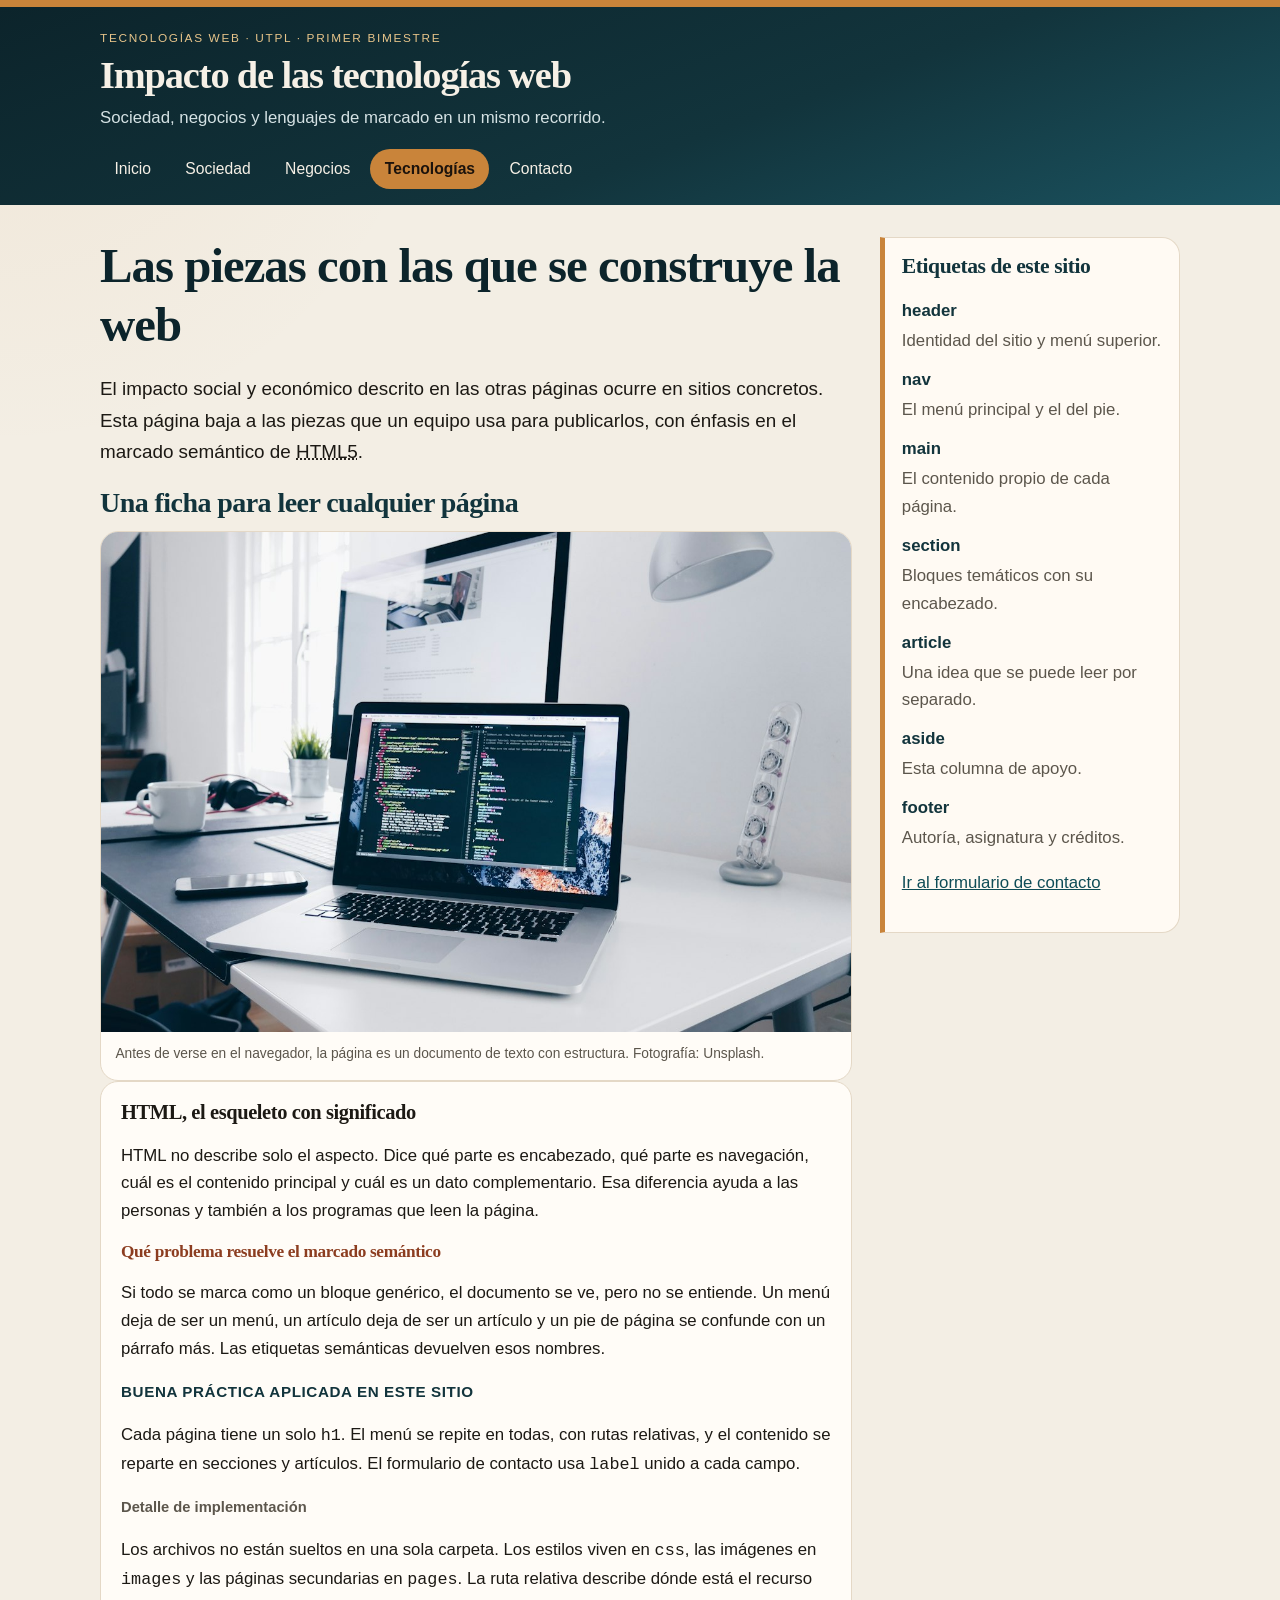
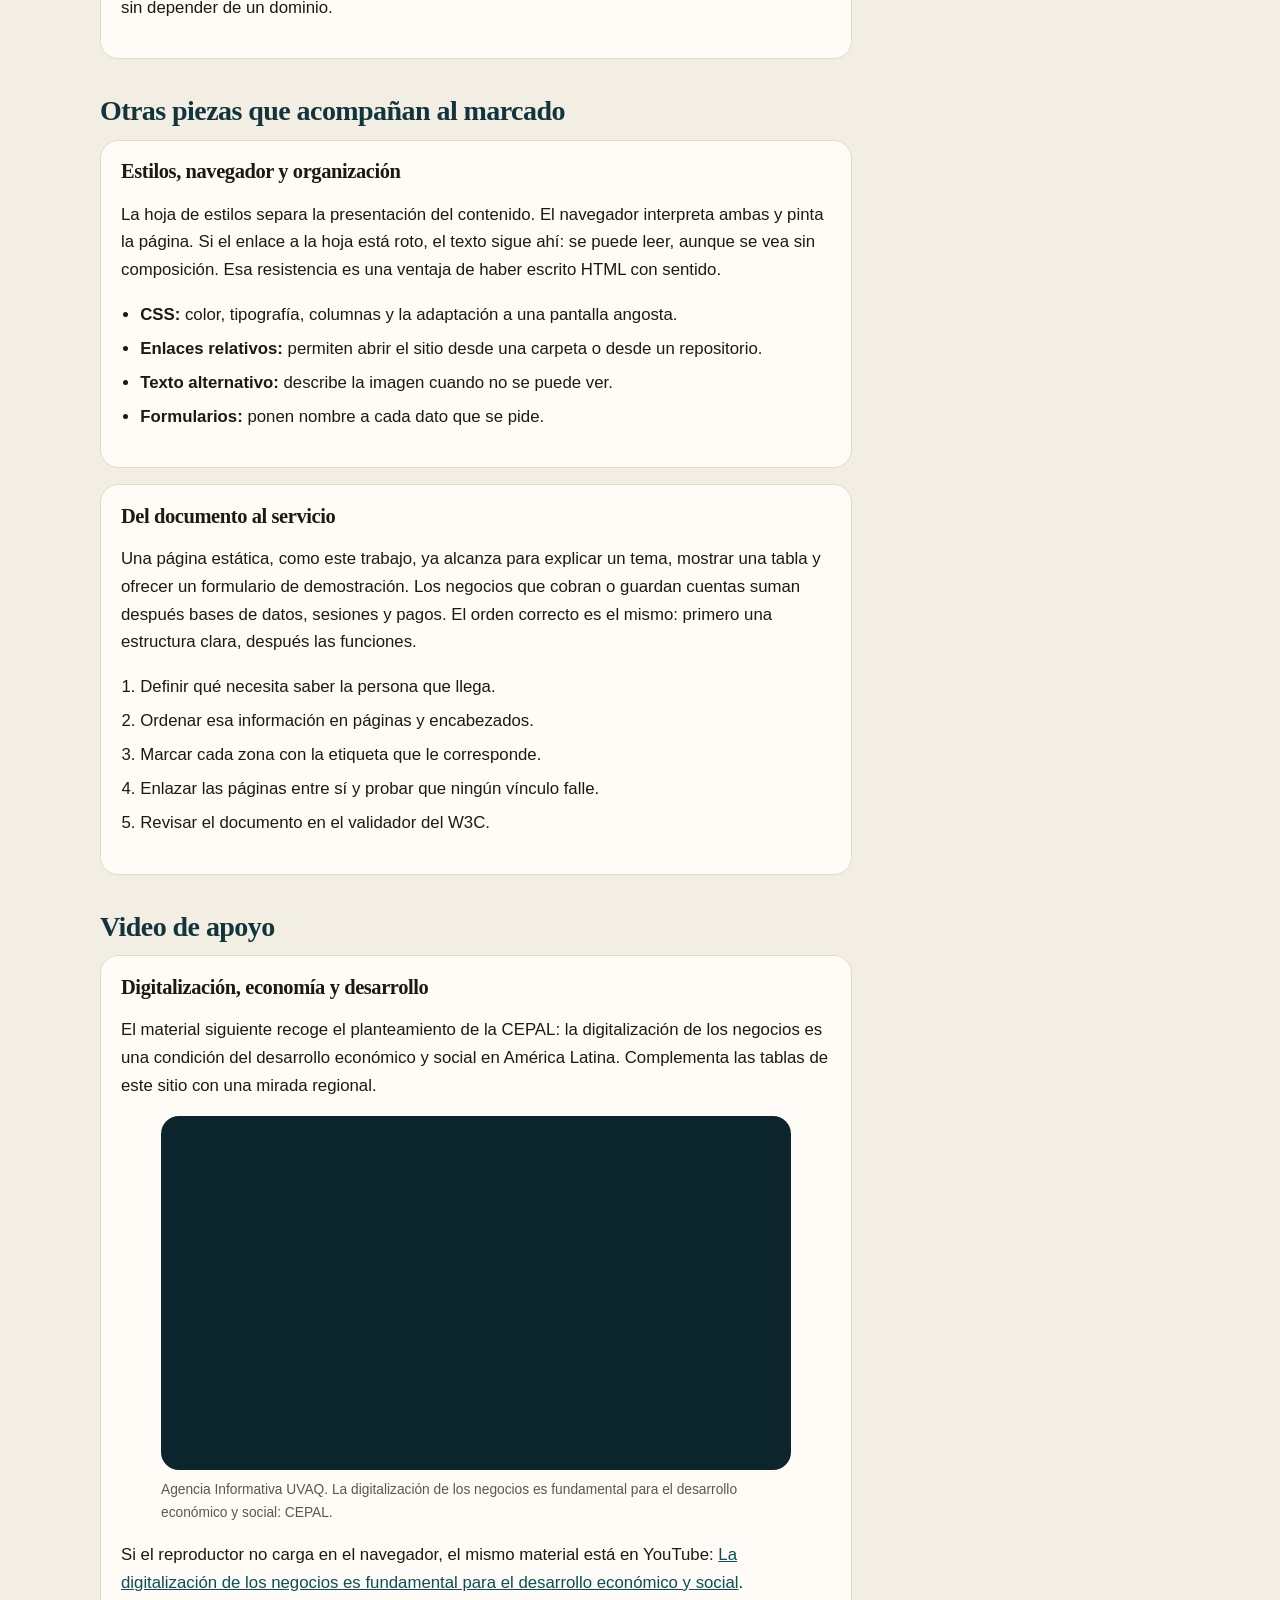
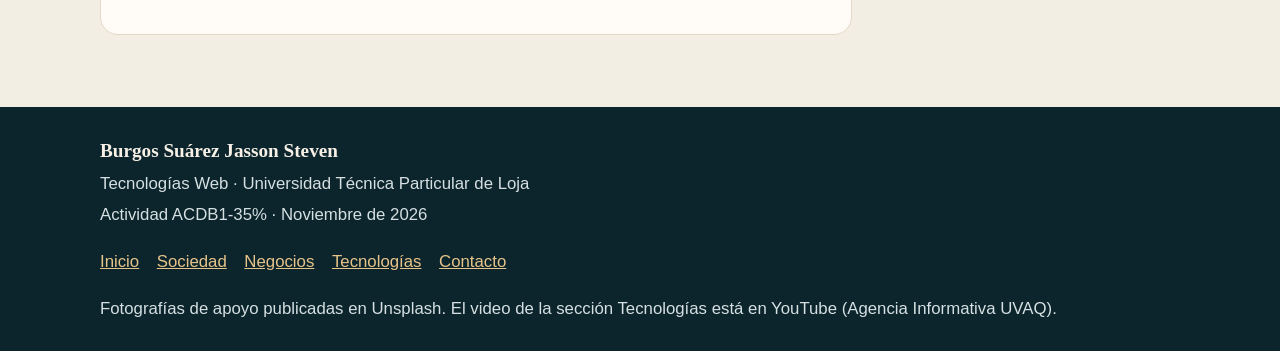
<file: pages/tecnologias.html>
<!DOCTYPE html>
<html lang="es">
<head>
  <meta charset="utf-8">
  <meta name="viewport" content="width=device-width, initial-scale=1">
  <title>Tecnologías | Impacto de las Tecnologías Web</title>
  <meta name="description" content="Piezas con las que se construye la web: HTML semántico, estilos, navegación y un video de apoyo.">
  <meta name="author" content="Burgos Suárez Jasson Steven">
  <meta name="color-scheme" content="light">
  <link rel="icon" href="../images/favicon.svg" type="image/svg+xml">
  <link rel="stylesheet" href="../css/estilos.css">
</head>
<body>
  <a class="saltar" href="#contenido">Saltar al contenido</a>

  <header class="cabecera">
    <div class="cabecera-interno">
      <p class="curso">Tecnologías Web · UTPL · Primer bimestre</p>
      <p class="titulo-sitio">Impacto de las tecnologías web</p>
      <p class="bajada">Sociedad, negocios y lenguajes de marcado en un mismo recorrido.</p>
      <nav aria-label="Principal">
        <ul class="menu">
          <li><a href="../index.html">Inicio</a></li>
          <li><a href="sociedad.html">Sociedad</a></li>
          <li><a href="negocios.html">Negocios</a></li>
          <li><a href="tecnologias.html" aria-current="page">Tecnologías</a></li>
          <li><a href="contacto.html">Contacto</a></li>
        </ul>
      </nav>
    </div>
  </header>

  <div class="envoltorio">
    <main id="contenido">
      <h1>Las piezas con las que se construye la web</h1>
      <p class="lead">El impacto social y económico descrito en las otras páginas ocurre en sitios concretos. Esta página baja a las piezas que un equipo usa para publicarlos, con énfasis en el marcado semántico de <abbr title="HyperText Markup Language, versión 5">HTML5</abbr>.</p>

      <section>
        <h2>Una ficha para leer cualquier página</h2>
        <figure class="marco">
          <img src="../images/desarrollo-web.jpg" width="1200" height="799" alt="Computadora portátil con código en pantalla, sobre un escritorio de trabajo">
          <figcaption>Antes de verse en el navegador, la página es un documento de texto con estructura. Fotografía: Unsplash.</figcaption>
        </figure>
        <article>
          <h3>HTML, el esqueleto con significado</h3>
          <p>HTML no describe solo el aspecto. Dice qué parte es encabezado, qué parte es navegación, cuál es el contenido principal y cuál es un dato complementario. Esa diferencia ayuda a las personas y también a los programas que leen la página.</p>

          <h4>Qué problema resuelve el marcado semántico</h4>
          <p>Si todo se marca como un bloque genérico, el documento se ve, pero no se entiende. Un menú deja de ser un menú, un artículo deja de ser un artículo y un pie de página se confunde con un párrafo más. Las etiquetas semánticas devuelven esos nombres.</p>

          <h5>Buena práctica aplicada en este sitio</h5>
          <p>Cada página tiene un solo <code>h1</code>. El menú se repite en todas, con rutas relativas, y el contenido se reparte en secciones y artículos. El formulario de contacto usa <code>label</code> unido a cada campo.</p>

          <h6>Detalle de implementación</h6>
          <p>Los archivos no están sueltos en una sola carpeta. Los estilos viven en <code>css</code>, las imágenes en <code>images</code> y las páginas secundarias en <code>pages</code>. La ruta relativa describe dónde está el recurso sin depender de un dominio.</p>
        </article>
      </section>

      <section>
        <h2>Otras piezas que acompañan al marcado</h2>
        <article>
          <h3>Estilos, navegador y organización</h3>
          <p>La hoja de estilos separa la presentación del contenido. El navegador interpreta ambas y pinta la página. Si el enlace a la hoja está roto, el texto sigue ahí: se puede leer, aunque se vea sin composición. Esa resistencia es una ventaja de haber escrito HTML con sentido.</p>
          <ul>
            <li><strong>CSS:</strong> color, tipografía, columnas y la adaptación a una pantalla angosta.</li>
            <li><strong>Enlaces relativos:</strong> permiten abrir el sitio desde una carpeta o desde un repositorio.</li>
            <li><strong>Texto alternativo:</strong> describe la imagen cuando no se puede ver.</li>
            <li><strong>Formularios:</strong> ponen nombre a cada dato que se pide.</li>
          </ul>
        </article>
        <article>
          <h3>Del documento al servicio</h3>
          <p>Una página estática, como este trabajo, ya alcanza para explicar un tema, mostrar una tabla y ofrecer un formulario de demostración. Los negocios que cobran o guardan cuentas suman después bases de datos, sesiones y pagos. El orden correcto es el mismo: primero una estructura clara, después las funciones.</p>
          <ol>
            <li>Definir qué necesita saber la persona que llega.</li>
            <li>Ordenar esa información en páginas y encabezados.</li>
            <li>Marcar cada zona con la etiqueta que le corresponde.</li>
            <li>Enlazar las páginas entre sí y probar que ningún vínculo falle.</li>
            <li>Revisar el documento en el validador del W3C.</li>
          </ol>
        </article>
      </section>

      <section>
        <h2>Video de apoyo</h2>
        <article>
          <h3>Digitalización, economía y desarrollo</h3>
          <p>El material siguiente recoge el planteamiento de la CEPAL: la digitalización de los negocios es una condición del desarrollo económico y social en América Latina. Complementa las tablas de este sitio con una mirada regional.</p>
          <figure class="video">
            <iframe src="https://www.youtube.com/embed/hYIdchdIE9A" title="La digitalización de los negocios es fundamental para el desarrollo económico y social, video de la CEPAL" allow="accelerometer; autoplay; clipboard-write; encrypted-media; gyroscope; picture-in-picture; web-share" allowfullscreen loading="lazy"></iframe>
            <figcaption>Agencia Informativa UVAQ. La digitalización de los negocios es fundamental para el desarrollo económico y social: CEPAL.</figcaption>
          </figure>
          <p>Si el reproductor no carga en el navegador, el mismo material está en YouTube: <a href="https://www.youtube.com/watch?v=hYIdchdIE9A">La digitalización de los negocios es fundamental para el desarrollo económico y social</a>.</p>
        </article>
      </section>
    </main>

    <aside class="complemento">
      <h2>Etiquetas de este sitio</h2>
      <dl>
        <dt>header</dt>
        <dd>Identidad del sitio y menú superior.</dd>
        <dt>nav</dt>
        <dd>El menú principal y el del pie.</dd>
        <dt>main</dt>
        <dd>El contenido propio de cada página.</dd>
        <dt>section</dt>
        <dd>Bloques temáticos con su encabezado.</dd>
        <dt>article</dt>
        <dd>Una idea que se puede leer por separado.</dd>
        <dt>aside</dt>
        <dd>Esta columna de apoyo.</dd>
        <dt>footer</dt>
        <dd>Autoría, asignatura y créditos.</dd>
      </dl>
      <p><a href="contacto.html">Ir al formulario de contacto</a></p>
    </aside>
  </div>

  <footer class="pie">
    <div class="pie-interno">
      <div>
        <p><strong>Burgos Suárez Jasson Steven</strong></p>
        <p>Tecnologías Web · Universidad Técnica Particular de Loja</p>
        <p>Actividad ACDB1-35% · <time datetime="2026-11">Noviembre de 2026</time></p>
      </div>
      <nav aria-label="Pie de página">
        <ul class="menu-pie">
          <li><a href="../index.html">Inicio</a></li>
          <li><a href="sociedad.html">Sociedad</a></li>
          <li><a href="negocios.html">Negocios</a></li>
          <li><a href="tecnologias.html">Tecnologías</a></li>
          <li><a href="contacto.html">Contacto</a></li>
        </ul>
      </nav>
      <p>Fotografías de apoyo publicadas en Unsplash. El video de la sección Tecnologías está en YouTube (Agencia Informativa UVAQ).</p>
    </div>
  </footer>
</body>
</html>
</file>
<file: css/estilos.css>
/* Sitio académico: Impacto de las Tecnologías Web
   Burgos Suárez Jasson Steven — Tecnologías Web, UTPL */

:root {
  --tinta: #1c1914;
  --tinta-suave: #5c564c;
  --papel: #f3eee4;
  --papel-alto: #fffcf7;
  --bosque: #12343c;
  --bosque-profundo: #0c242b;
  --oro: #c9843a;
  --oro-claro: #e7c48a;
  --arcilla: #8c3d20;
  --linea: #e4d8c6;
  --ancho: 1120px;
  --serif: "Iowan Old Style", Palatino, "Palatino Linotype", Georgia, serif;
  --sans: "Avenir Next", "Segoe UI", Helvetica, Arial, sans-serif;
}

*,
*::before,
*::after {
  box-sizing: border-box;
}

html {
  scroll-behavior: smooth;
}

body {
  margin: 0;
  font-family: var(--sans);
  color: var(--tinta);
  background:
    radial-gradient(circle at top left, rgba(201, 132, 58, 0.08), transparent 28rem),
    var(--papel);
  line-height: 1.65;
  font-size: 1.05rem;
}

img {
  max-width: 100%;
  height: auto;
  display: block;
}

a {
  color: #0e4c56;
}

a:hover {
  color: var(--arcilla);
}

:focus-visible {
  outline: 3px solid var(--oro);
  outline-offset: 3px;
}

.saltar {
  position: absolute;
  left: -999px;
  top: 0;
  background: var(--oro);
  color: #1c130c;
  padding: 0.6rem 1rem;
  z-index: 10;
  font-weight: 700;
}

.saltar:focus {
  left: 1rem;
  top: 1rem;
}

.cabecera {
  background: linear-gradient(160deg, var(--bosque-profundo), var(--bosque) 58%, #1b5360);
  color: #f6f0e6;
  border-top: 7px solid var(--oro);
}

.cabecera-interno {
  max-width: var(--ancho);
  margin: 0 auto;
  padding: 1.35rem 1.25rem 0;
}

.curso {
  margin: 0;
  letter-spacing: 0.14em;
  text-transform: uppercase;
  font-size: 0.74rem;
  color: var(--oro-claro);
}

.titulo-sitio {
  font-family: var(--serif);
  font-weight: 600;
  font-size: clamp(1.85rem, 3vw, 2.75rem);
  line-height: 1.12;
  letter-spacing: -0.03em;
  margin: 0.35rem 0 0;
}

.bajada {
  margin: 0.45rem 0 1.1rem;
  max-width: 38rem;
  color: #d5e2e4;
}

.menu {
  display: flex;
  flex-wrap: wrap;
  gap: 0.35rem;
  list-style: none;
  margin: 0;
  padding: 0 0 1rem;
}

.menu a {
  color: #f6f0e6;
  text-decoration: none;
  display: inline-block;
  padding: 0.45rem 0.9rem;
  border-radius: 999px;
  font-size: 0.98rem;
}

.menu a:hover,
.menu a:focus-visible {
  background: rgba(255, 255, 255, 0.12);
  color: #fff;
}

.menu a[aria-current="page"] {
  background: var(--oro);
  color: #1c130c;
  font-weight: 700;
}

.envoltorio {
  max-width: var(--ancho);
  margin: 0 auto;
  padding: 2rem 1.25rem 3.5rem;
  display: grid;
  grid-template-columns: minmax(0, 1fr) 300px;
  gap: 1.75rem;
  align-items: start;
}

.envoltorio > *,
main,
section,
article,
.hero,
.marco,
.tabla-contenedor {
  min-width: 0;
  max-width: 100%;
}

h1,
h2,
h3,
h4 {
  font-family: var(--serif);
  line-height: 1.2;
  letter-spacing: -0.02em;
}

h1 {
  font-size: clamp(2rem, 4vw, 3.05rem);
  margin: 0 0 0.8rem;
  color: var(--bosque-profundo);
}

h2 {
  font-size: 1.75rem;
  color: var(--bosque);
  margin: 0 0 0.75rem;
}

h3 {
  font-size: 1.28rem;
  margin: 0 0 0.45rem;
}

h4,
h5,
h6 {
  margin: 0.9rem 0 0.35rem;
}

h4 {
  font-size: 1.08rem;
  color: var(--arcilla);
}

h5 {
  font-family: var(--sans);
  font-size: 0.95rem;
  letter-spacing: 0.04em;
  text-transform: uppercase;
  color: var(--bosque);
}

h6 {
  font-family: var(--sans);
  font-size: 0.92rem;
  color: var(--tinta-suave);
  font-weight: 600;
}

.lead {
  font-size: 1.18rem;
  color: var(--tinta);
}

.nota {
  color: var(--tinta-suave);
}

.hero {
  display: grid;
  grid-template-columns: 1.15fr 0.85fr;
  gap: 1.25rem;
  align-items: center;
  margin-bottom: 2rem;
}

.hero figure,
.marco,
article,
.tabla-contenedor,
.formulario fieldset,
.aviso {
  background: var(--papel-alto);
  border: 1px solid var(--linea);
  border-radius: 18px;
}

.hero figure,
.marco {
  overflow: hidden;
  margin: 0;
}

.hero img,
.marco img {
  width: 100%;
  object-fit: cover;
}

.hero figcaption,
.marco figcaption {
  padding: 0.7rem 0.9rem 0.9rem;
}

figcaption {
  color: var(--tinta-suave);
  font-size: 0.86rem;
}

section + section,
.bloque {
  margin-top: 2.2rem;
}

article {
  padding: 1.15rem 1.25rem 1.25rem;
}

article + article {
  margin-top: 1rem;
}

.cita {
  margin: 1.5rem 0;
  padding: 0.2rem 0 0.2rem 1.1rem;
  border-left: 4px solid var(--oro);
  font-family: var(--serif);
  font-size: 1.35rem;
  line-height: 1.35;
  color: var(--bosque);
}

.cita p {
  margin: 0;
}

.rejilla {
  display: grid;
  gap: 1rem;
}

.tabla-contenedor {
  overflow-x: auto;
  width: 100%;
}

table {
  width: 100%;
  min-width: 640px;
  border-collapse: collapse;
  background: #fff;
}

caption {
  caption-side: bottom;
  text-align: left;
  padding: 0.75rem 0.9rem 0.9rem;
  color: var(--tinta-suave);
  font-size: 0.9rem;
}

th,
td {
  text-align: left;
  vertical-align: top;
  padding: 0.75rem 0.85rem;
  border-bottom: 1px solid var(--linea);
}

th {
  background: var(--bosque);
  color: #f6f0e6;
  font-weight: 600;
}

tbody th {
  background: #e7eef0;
  color: var(--bosque);
}

tbody tr:nth-child(even) td {
  background: #faf6ef;
}

main ul,
main ol {
  padding-left: 1.2rem;
}

main li + li {
  margin-top: 0.4rem;
}

ol.pasos {
  list-style: none;
  padding-left: 0;
  counter-reset: paso;
}

ol.pasos li {
  position: relative;
  padding-left: 3.1rem;
  min-height: 2.1rem;
  counter-increment: paso;
}

ol.pasos li + li {
  margin-top: 0.85rem;
}

ol.pasos li::before {
  content: counter(paso);
  position: absolute;
  left: 0;
  top: 0;
  width: 2.1rem;
  height: 2.1rem;
  border-radius: 50%;
  background: var(--bosque);
  color: #f6f0e6;
  font-weight: 700;
  display: flex;
  align-items: center;
  justify-content: center;
}

.complemento {
  background: #fffaf3;
  border: 1px solid var(--linea);
  border-left: 5px solid var(--oro);
  border-radius: 0 18px 18px 0;
  padding: 1rem 1.05rem 1.15rem;
  position: sticky;
  top: 1rem;
}

.complemento h2 {
  font-size: 1.35rem;
}

.complemento ul {
  padding-left: 1.1rem;
  margin-bottom: 0;
}

dt {
  font-weight: 700;
  color: var(--bosque);
  margin-top: 0.7rem;
}

dd {
  margin: 0.15rem 0 0;
  color: var(--tinta-suave);
}

.video iframe {
  width: 100%;
  aspect-ratio: 16 / 9;
  border: 0;
  border-radius: 18px;
  background: #0c242b;
}

.formulario fieldset {
  margin: 0;
  padding: 1.2rem 1.2rem 1.3rem;
}

.formulario legend {
  font-family: var(--serif);
  font-size: 1.25rem;
  padding: 0 0.4rem;
  color: var(--bosque);
}

.campo {
  margin-bottom: 0.95rem;
}

.campo label {
  display: block;
  font-weight: 700;
  margin-bottom: 0.35rem;
}

.obligatorio {
  font-weight: 600;
  color: var(--arcilla);
  font-size: 0.86rem;
}

input,
textarea {
  width: 100%;
  padding: 0.72rem 0.8rem;
  border: 1px solid #cdbfab;
  border-radius: 12px;
  background: #fffdf9;
  font: inherit;
  color: var(--tinta);
}

textarea {
  resize: vertical;
  min-height: 9rem;
}

button {
  background: var(--arcilla);
  color: #fffaf3;
  border: 0;
  border-radius: 999px;
  padding: 0.75rem 1.35rem;
  font: inherit;
  font-weight: 700;
  cursor: pointer;
}

button:hover {
  background: #6f2e16;
}

.aviso {
  padding: 1rem 1.15rem;
  margin-top: 1rem;
}

.pie {
  background: var(--bosque-profundo);
  color: #d5e0e2;
  margin-top: 1rem;
}

.pie-interno {
  max-width: var(--ancho);
  margin: 0 auto;
  padding: 1.6rem 1.25rem 1.8rem;
  display: grid;
  gap: 1rem;
}

.pie strong {
  color: #f6f0e6;
  font-family: var(--serif);
  font-size: 1.2rem;
}

.pie p {
  margin: 0.2rem 0;
}

.pie a {
  color: var(--oro-claro);
}

.menu-pie {
  display: flex;
  flex-wrap: wrap;
  gap: 0.8rem 1.1rem;
  list-style: none;
  margin: 0;
  padding: 0;
}

@media (max-width: 900px) {
  .envoltorio,
  .hero {
    grid-template-columns: 1fr;
  }

  .complemento {
    position: static;
  }
}

@media (max-width: 640px) {
  body {
    font-size: 1rem;
  }

  .cabecera-interno,
  .envoltorio,
  .pie-interno {
    padding-left: 1rem;
    padding-right: 1rem;
  }
}
</file>
